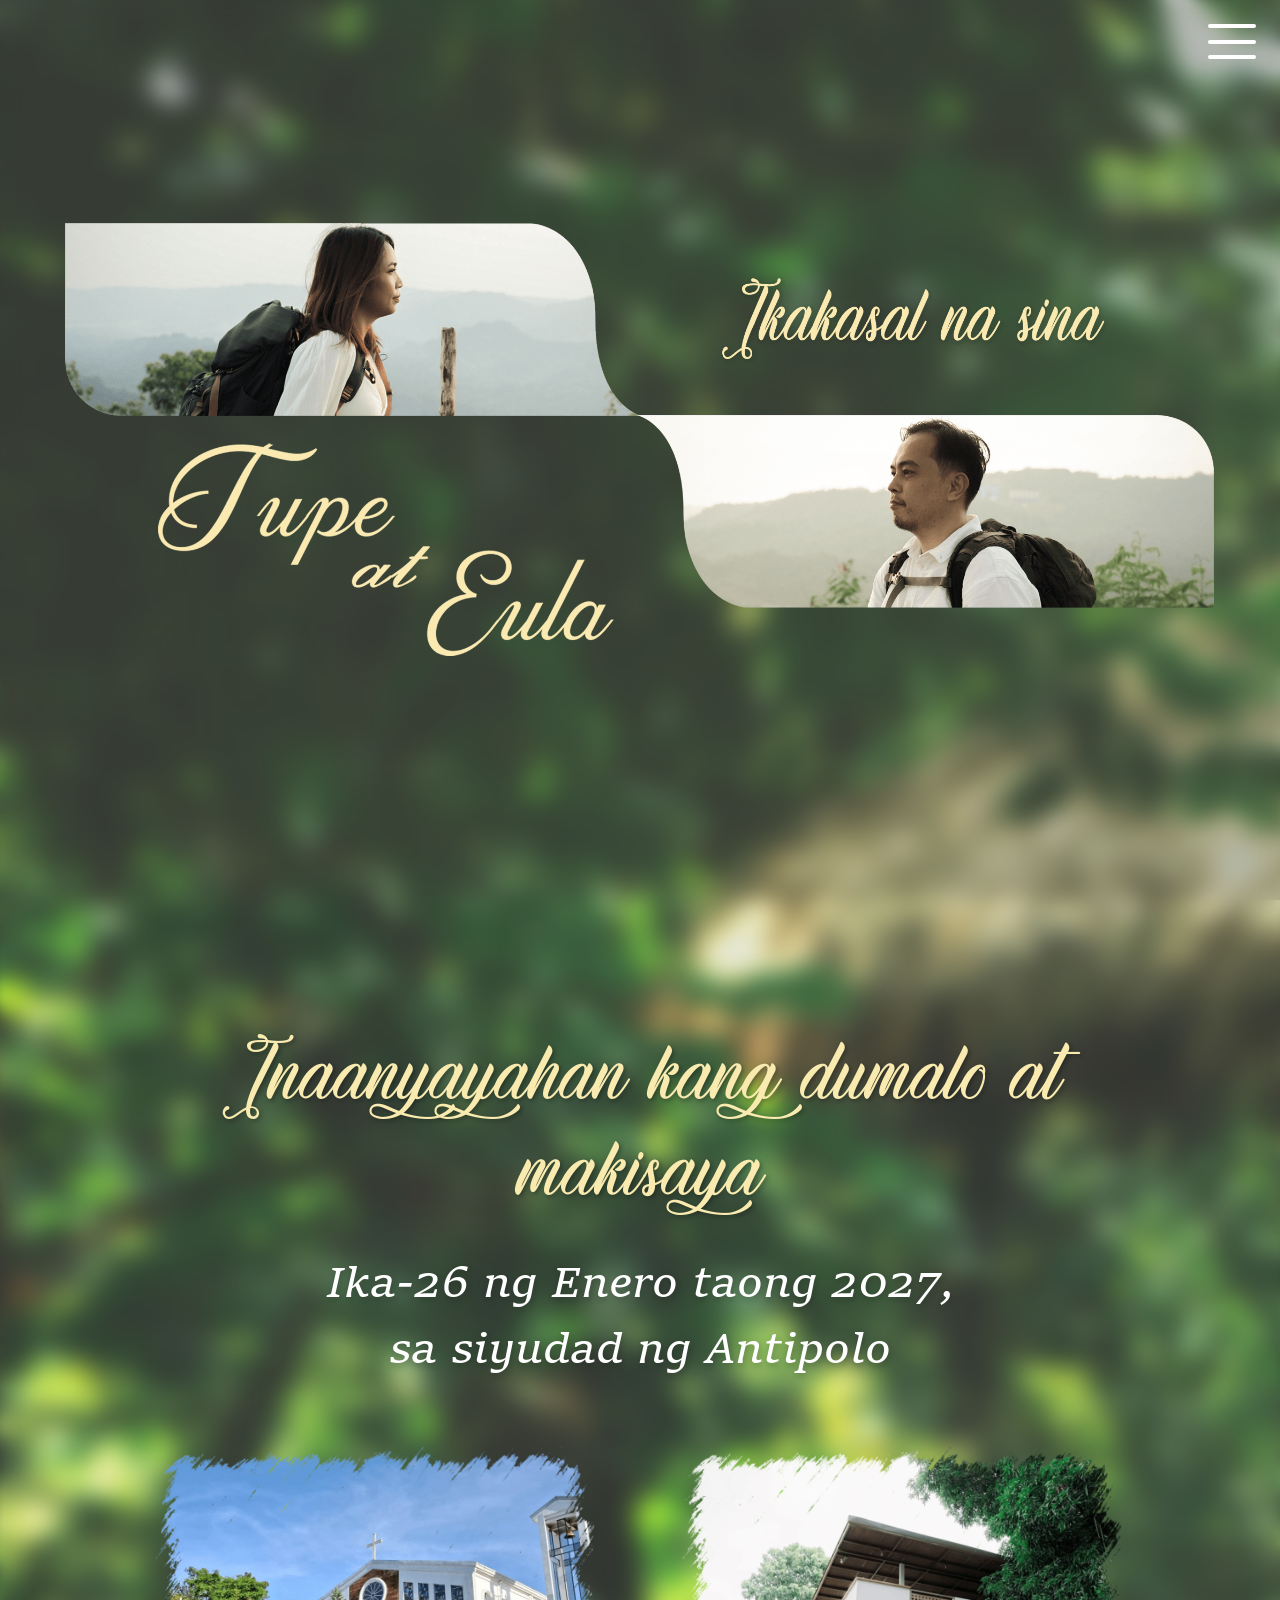
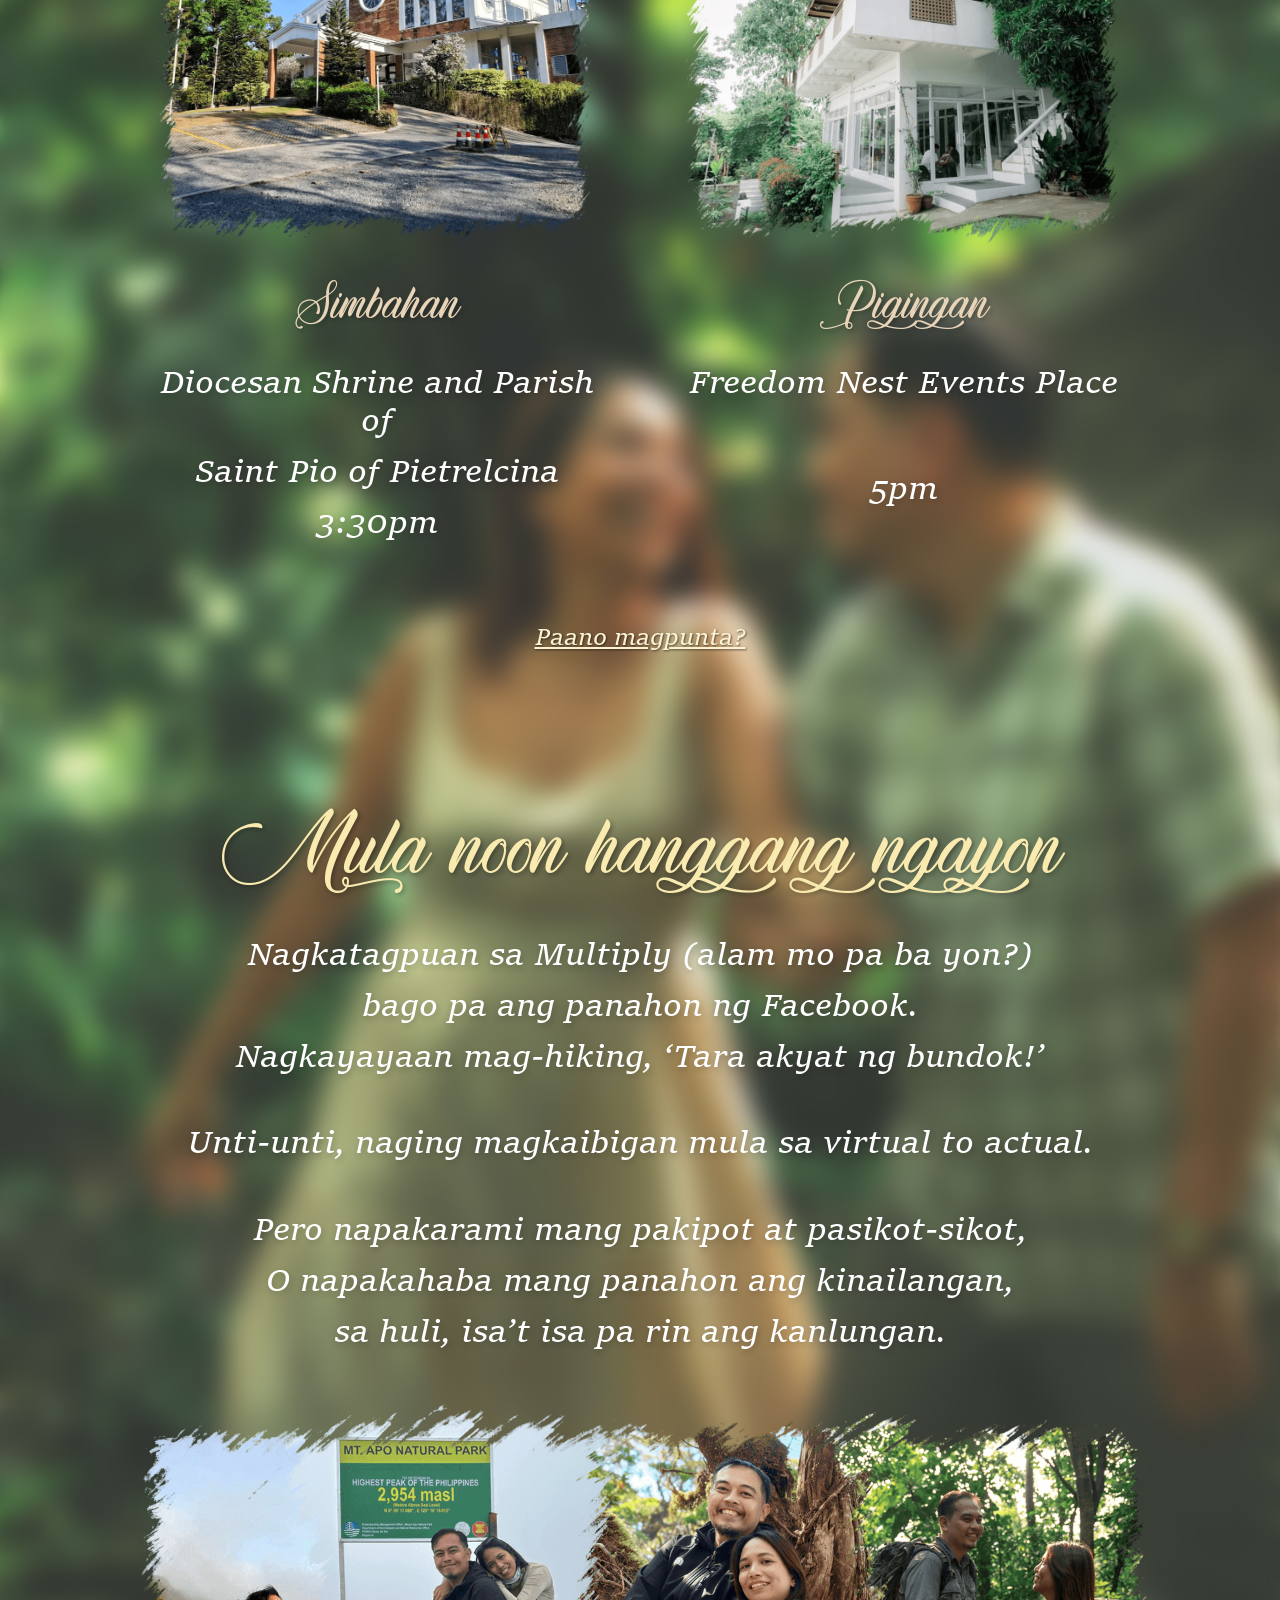
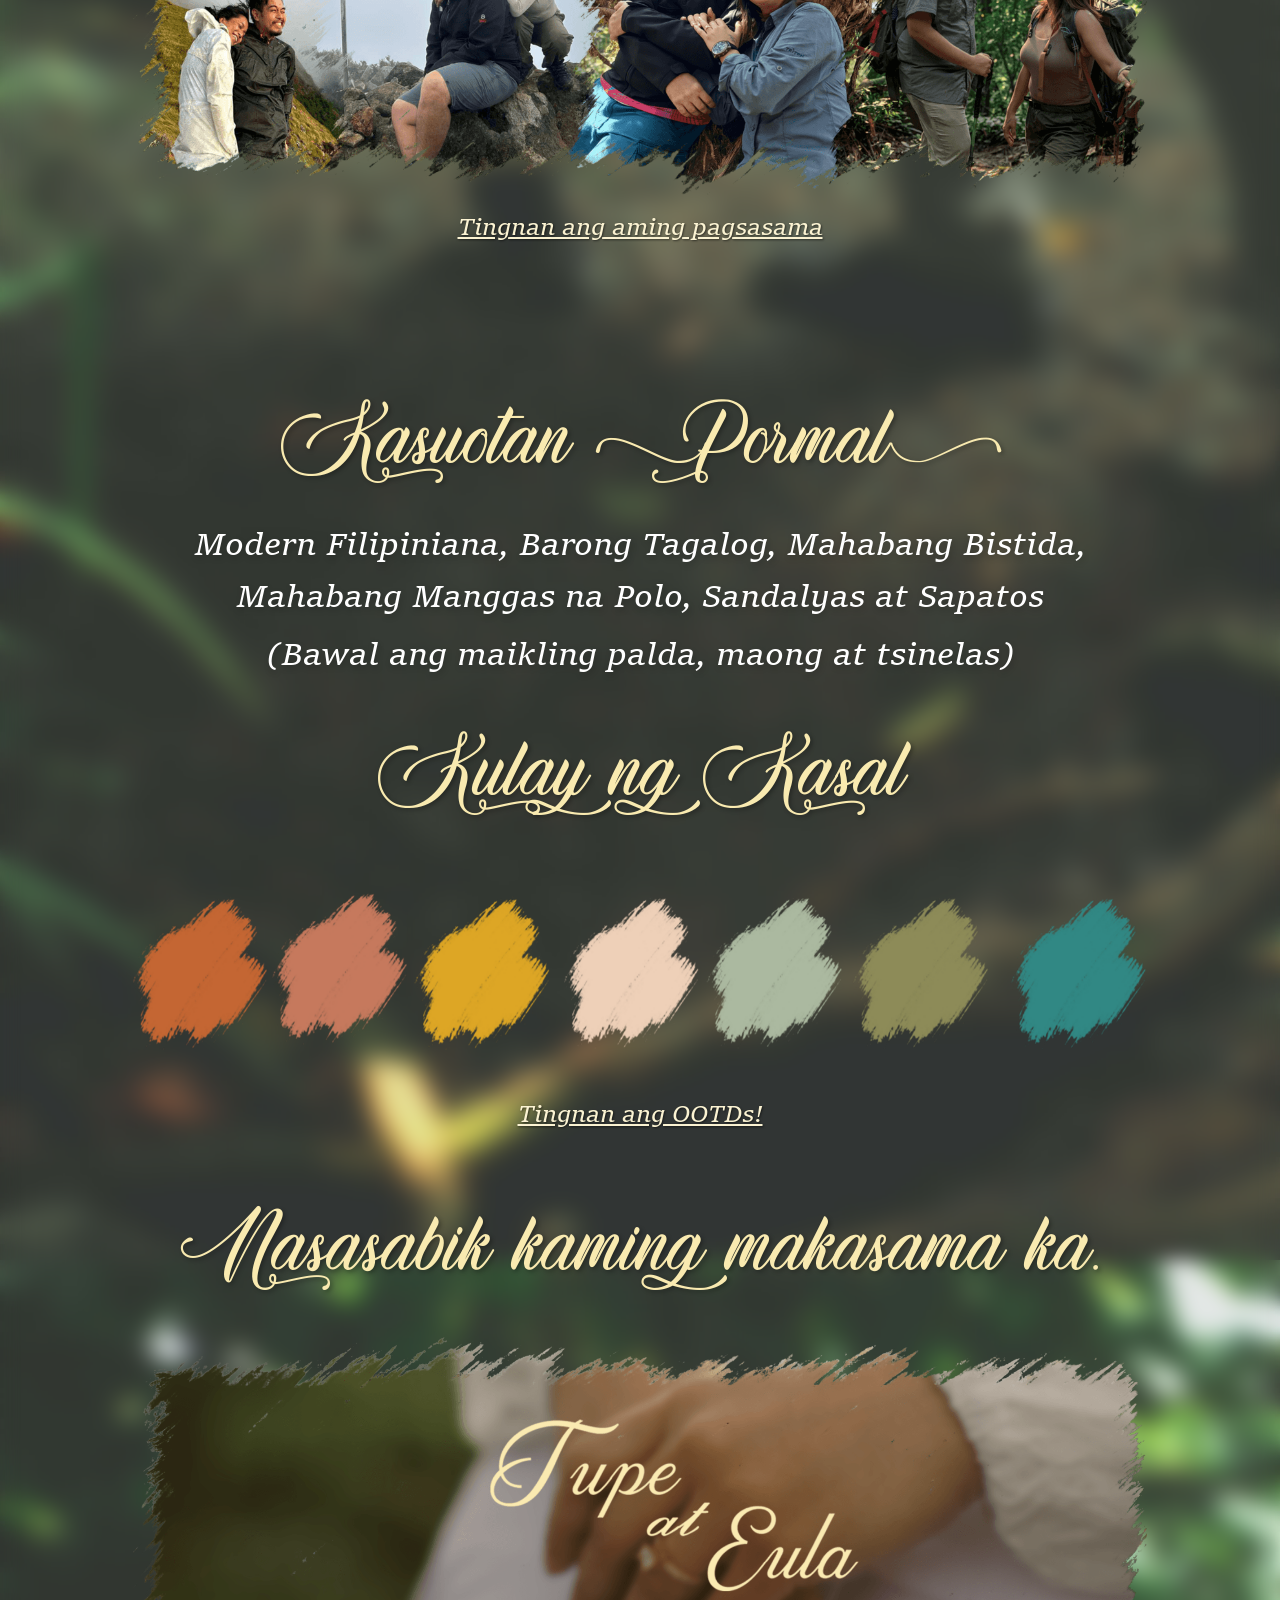
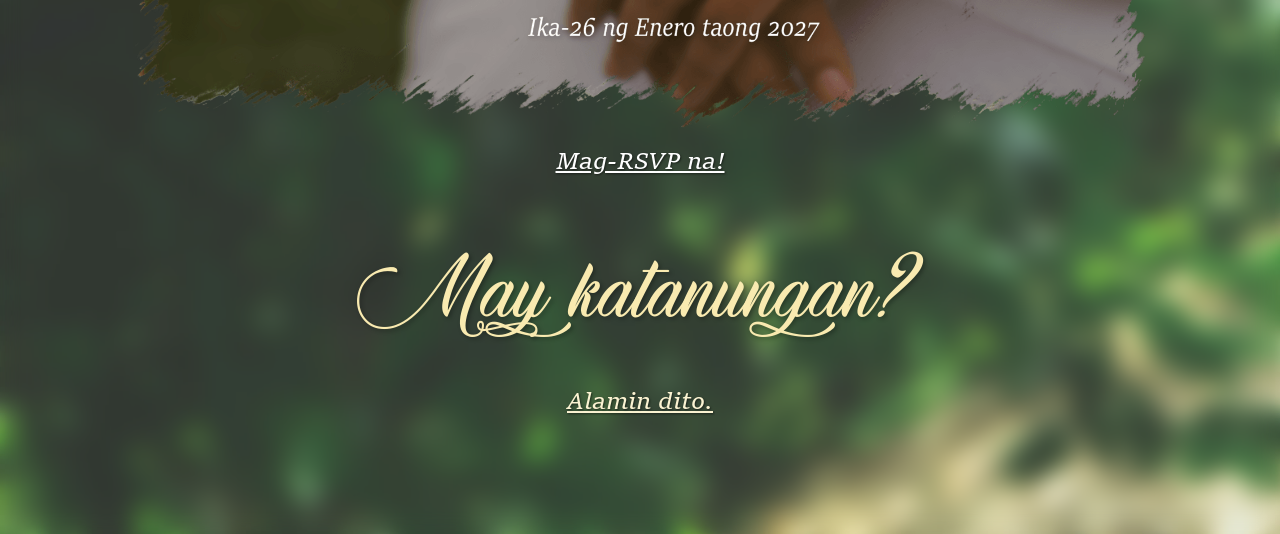
<file: index.html>
<!DOCTYPE html>
<html lang="fil">
<head>
    <meta charset="UTF-8">
    <meta name="description" content="Ang wedding website para sa aming espesyal na araw.">
    <meta name="keywords" content="Kasal, Pag-ibig, Tupe, Eula, Wedding">
    <meta name="author" content="Tupe at Eula">
    <meta name="viewport" content="width=device-width, initial-scale=1.0">
    <!-- Open Graph / Facebook -->
    <meta property="og:type" content="website">
    <meta property="og:url" content="https://kasalangeulaattupe.github.io">
    <meta property="og:title" content="Kasalang Tupe at Eula">
    <meta property="og:description" content="Ang wedding website para sa aming espesyal na araw.">
    <meta property="og:image" content="https://kasalangeulaattupe.github.io/assets/images/Kasalang%20Tupe%20at%20Eula%20-%20share.png">
    <!-- Twitter -->
    <meta name="twitter:card" content="summary_large_image">
    <meta name="twitter:url" content="https://kasalangeulaattupe.github.io">
    <meta name="twitter:title" content="Kasalang Tupe at Eula">
    <meta name="twitter:description" content="Ang wedding website para sa aming espesyal na araw.">
    <meta name="twitter:image" content="https://kasalangeulaattupe.github.io/assets/images/Kasalang%20Tupe%20at%20Eula%20-%20share.png">
    <title>Kasalang Tupe at Eula</title>
    <link rel="apple-touch-icon" sizes="180x180" href="/apple-touch-icon.png">
    <link rel="icon" type="image/png" sizes="32x32" href="/favicon-32x32.png">
    <link rel="icon" type="image/png" sizes="16x16" href="/favicon-16x16.png">
    <link rel="manifest" href="/site.webmanifest">
    <link rel="stylesheet" href="assets/css/page-loader.css?ver=1.0">
    <link rel="stylesheet" href="assets/css/main.css?ver=2.8">
    <link rel="stylesheet" href="assets/css/navbar.css?ver=1.3">
</head>
<body>
    <div class="container">
        <!-- Header with Tagline -->
        <div class="header">
            <img src="assets/images/MAIN-PAGE-HEADER.png" alt="Kasal Header" style="max-width: 1400px;height: auto;margin-bottom: 20px;">
        </div>

        <!-- Invitation Section -->
        <div class="invitation section">
            <div class="invitation-title"><h2>Inaanyayahan kang dumalo at makisaya</h2></div>
            <div class="invitation-date">
                <p>Ika-26 ng Enero taong 2027,</p>
                <p>sa siyudad ng Antipolo</p>
            </div>
        </div>

        <!-- Event Details -->
        <div class="events section">
            <div class="event-box">
                <img src="assets/images/PNG CHURCH.png" alt="Church" class="event-image">
                <div class="event-label"><h3>Simbahan</h3></div>
                <div class="event-details">
                    <p>Diocesan Shrine and Parish of</p>
                    <p>Saint Pio of Pietrelcina</p>
                </div>
                <div class="event-time"><p>3:30pm</p></div>
            </div>
            <div class="event-box">
                <img src="assets/images/PNG VENUE.png" alt="Venue" class="event-image">
                <div class="event-label"><h3>Pigingan</h3></div>
                <div class="event-details">
                    <p>Freedom Nest Events Place</p>
                </div>
                <div class="event-time"><p>5pm</p></div>
            </div>
            <div class="page-link"><a href="mapa.html">Paano magpunta?</a></div>
        </div>

        <!-- Transportation Details / Tula -->  
        <div class="love-story section">
            <h2 class="tula-title">Mula noon hanggang ngayon</h2>
            <div class="tula">
                <p>Nagkatagpuan sa Multiply (alam mo pa ba yon?)</p>
                <p>bago pa ang panahon ng Facebook.</p>
                <p>Nagkayayaan mag-hiking, ‘Tara akyat ng bundok!’</p>
            </div>
            <div class="tula">
                <p>Unti-unti, naging magkaibigan mula sa virtual to actual.</p>
            </div>
            <div class="tula">
                <p>Pero napakarami mang pakipot at pasikot-sikot,</p>
                <p>O napakahaba mang panahon ang kinailangan,</p>
                <p>sa huli, isa’t isa pa rin ang kanlungan.</p>
            </div>
            <img src="assets/images/PNG_POEM.png" alt="Poem" class="poem-image">
            <div class="page-link"><a href="prenup-sa-purro.html">Tingnan ang aming pagsasama</a></div>
        </div>

        <!-- Dress Code -->
        <div class="dress-code section">
            <div class="dress-title"><h2>Kasuotan (Pormal)</h2></div>
            <div class="dress-description">
                <p>Modern Filipiniana, Barong Tagalog, Mahabang Bistida,</p>
                <p>Mahabang Manggas na Polo, Sandalyas at Sapatos</p>
            </div>
            <div class="dress-note">
                <p>(Bawal ang maikling palda, maong at tsinelas)</p>
            </div>
        </div>

        <!-- Kulay ng Kasal (Color Palette) -->
        <div class="color-palette-section section">
            <div class="color-palette-title"><h2>Kulay ng Kasal</h2></div>
            <div class="color-image">
                <img src="assets/images/MAIN-PAGE-KULAY.png" alt="Kulay ng Kasal">
            </div>
            <div class="page-link"><a href="maga-kasuotan.html" id="ootdLink">Tingnan ang OOTDs!</a></div>
        </div>

        <!-- RSVP Section -->
        <div class="rsvp-section section">
            <div class="rsvp-title"><h2>Nasasabik kaming makasama ka.</h2></div>
            <img src="assets/images/PNG_RSVP.png" alt="RSVP" class="rsvp-image">
            <div class="page-link"><a href="rsvp.html">Mag-RSVP na!</a></div>
        </div>

        <!-- FAQ Section -->
        <div class="question section">
            <h2>May katanungan?</h2>
            <div class="page-link"><a href="faq.html">Alamin dito.</a></div>
        </div>
    </div>

    <script src="assets/js/page-loader.js"></script>
    <script src="assets/js/navbar.js"></script>
    <script>
        // Convert .html links to extensionless URLs for production (non-localhost)
        function convertLinksForProduction() {
            const isLocalhost = window.location.hostname === 'localhost' || window.location.hostname === '127.0.0.1';
            
            if (!isLocalhost) {
                const links = document.querySelectorAll('a[href$=".html"]');
                links.forEach(link => {
                    const href = link.getAttribute('href');
                    // Remove .html extension for production
                    link.setAttribute('href', href.replace(/\.html$/, ''));
                });
            }
        }
        
        // Convert links on page load
        convertLinksForProduction();

        // Parallax scrolling effect based on container height
        function updateParallax() {
            const container = document.querySelector('.container');
            const containerHeight = container.offsetHeight;
            const scrollPosition = window.pageYOffset;
            
            // Calculate parallax offset based on scroll position and container height
            // The parallax moves slower (0.4 ratio) creating depth effect
            const parallaxOffset = (scrollPosition * 0.2) % (containerHeight * 1.5);
            
            document.body.style.backgroundPosition = `center ${-parallaxOffset}px`;
        }
        
        // Update parallax on scroll
        window.addEventListener('scroll', updateParallax);
        
        // Initial parallax calculation
        updateParallax();

        // Slide up animation trigger on scroll
        function triggerSlideUpAnimation() {
            const tulaSections = document.querySelectorAll('.tula');
            
            tulaSections.forEach((section, index) => {
                const paragraphs = section.querySelectorAll('p');
                const sectionTop = section.getBoundingClientRect().top;
                const windowHeight = window.innerHeight;
                
                // Trigger animation when section is 70% visible
                if (sectionTop < windowHeight * 0.7 && !section.classList.contains('animated')) {
                    section.classList.add('animated');
                    
                    // Stagger animation for each paragraph
                    paragraphs.forEach((p, pIndex) => {
                        p.classList.add('slide-up-animate');
                        p.style.animationDelay = `${pIndex * 0.2}s`;
                    });
                }
            });
        }

        // Circle reveal animation trigger for color image
        function triggerCircleRevealAnimation() {
            const colorImage = document.querySelector('.color-image');
            
            if (colorImage) {
                const imageTop = colorImage.getBoundingClientRect().top;
                const windowHeight = window.innerHeight;
                
                // Trigger animation when color-image is 70% visible
                if (imageTop < windowHeight * 0.7 && !colorImage.classList.contains('animated')) {
                    colorImage.classList.add('animated');
                    colorImage.classList.add('circle-reveal-animate');
                }
            }
        }
        
        // Trigger animations on scroll
        window.addEventListener('scroll', triggerSlideUpAnimation);
        window.addEventListener('scroll', triggerCircleRevealAnimation);
        
        // Initial check on page load
        triggerSlideUpAnimation();
        triggerCircleRevealAnimation();
    </script>
    <script src="assets/js/parallax-bg.js"></script>
</body>
</html>
</file>
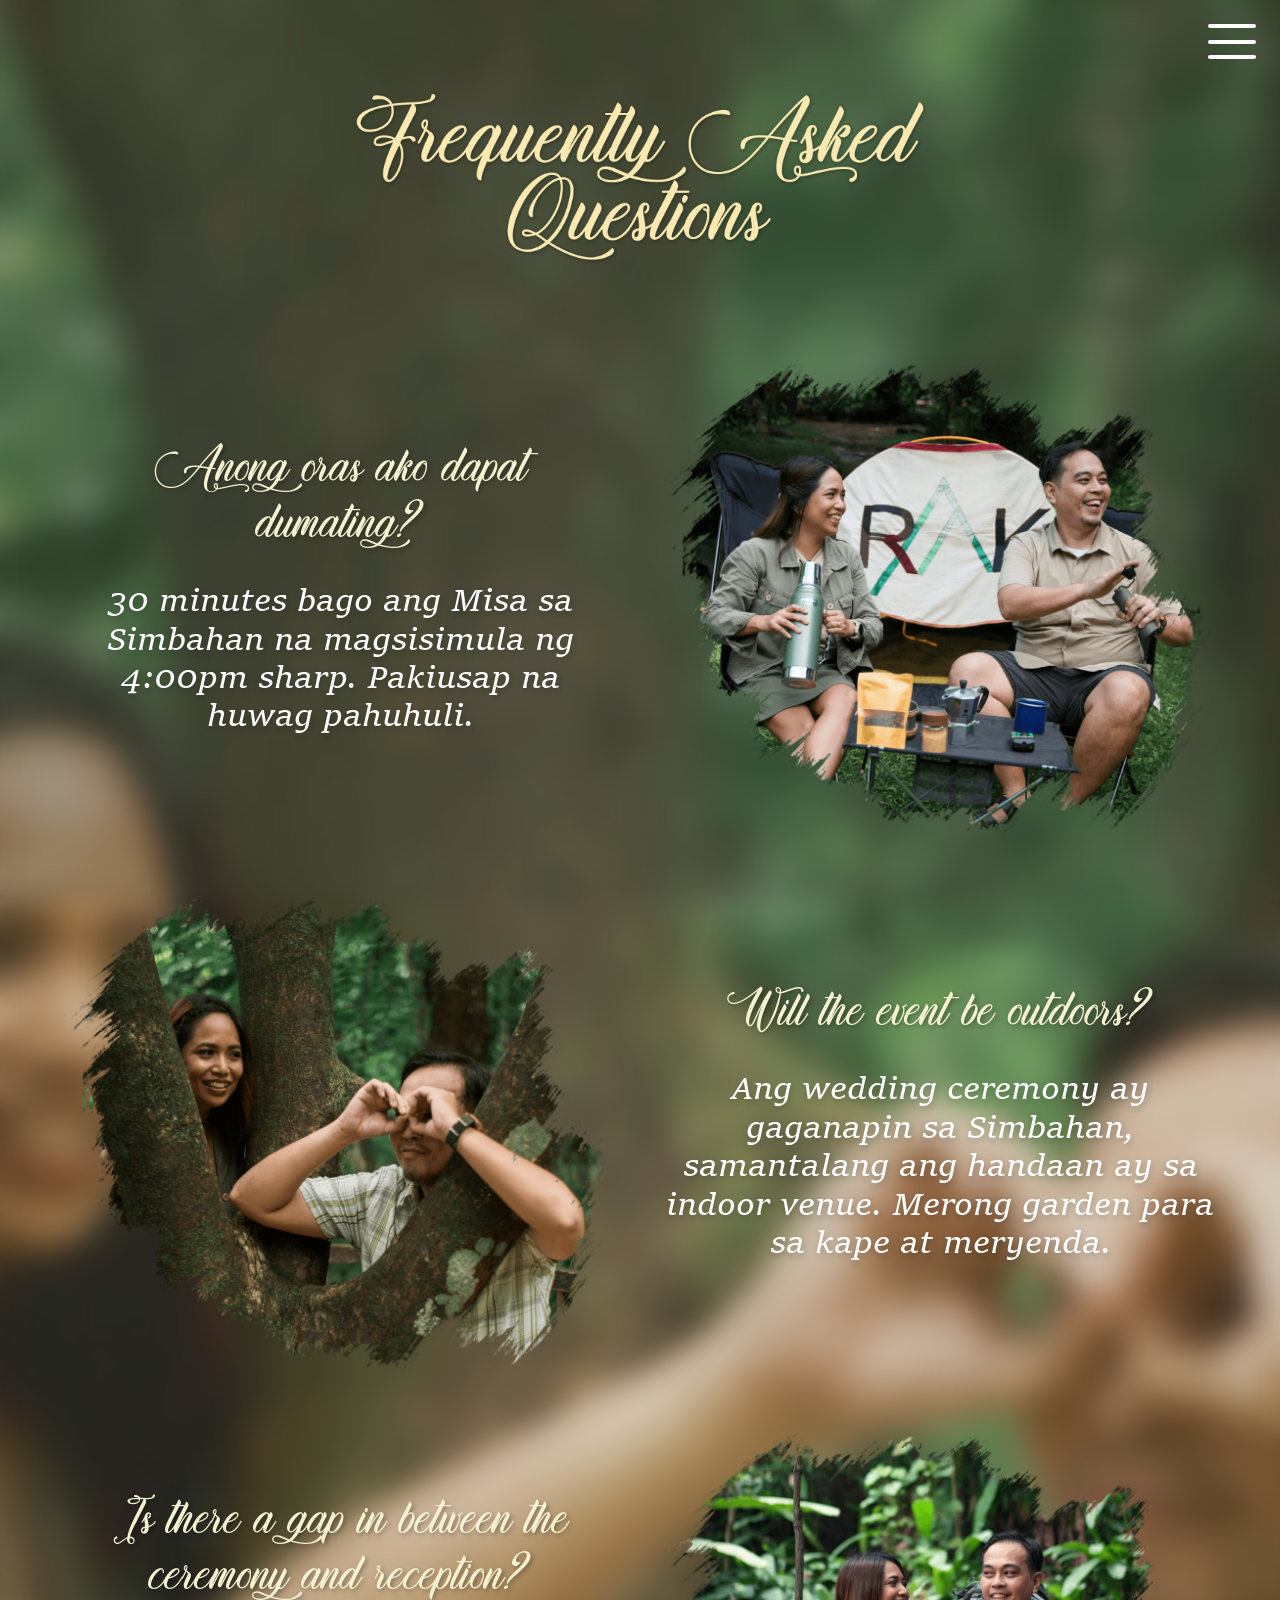
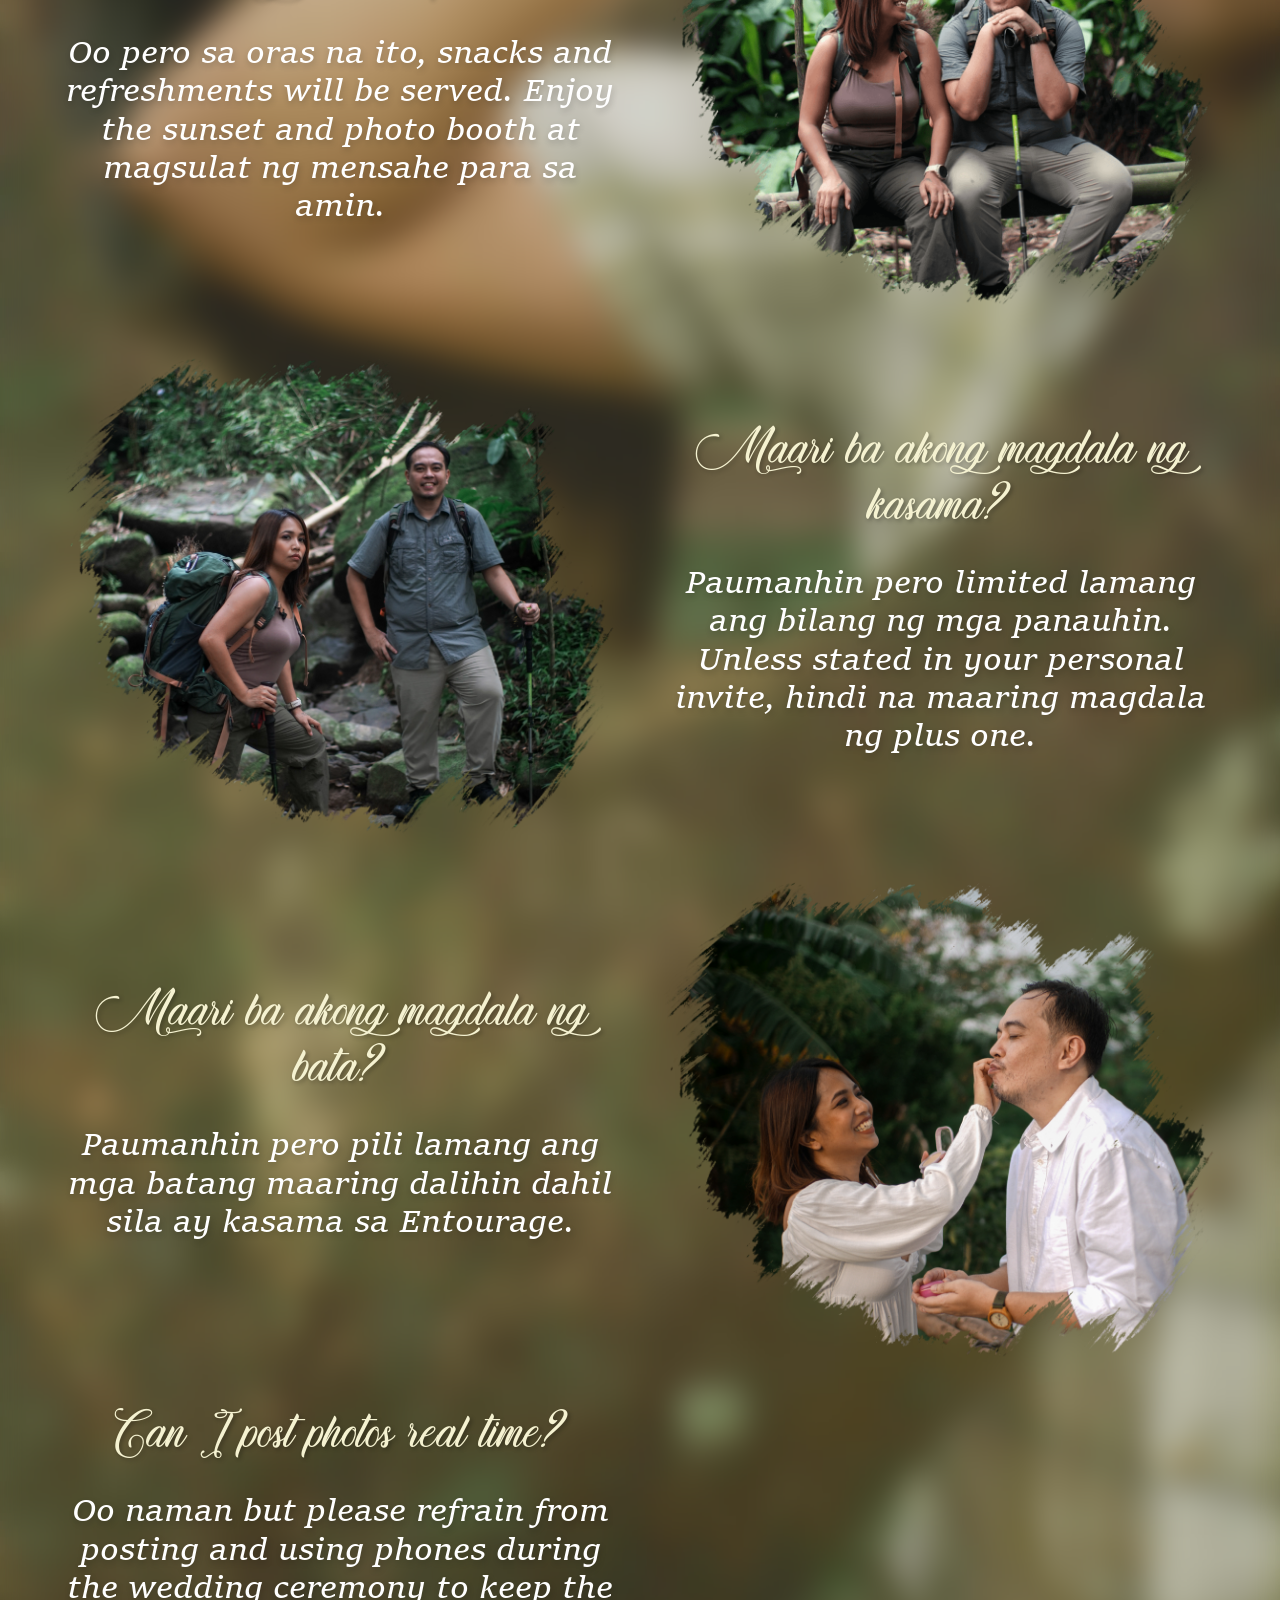
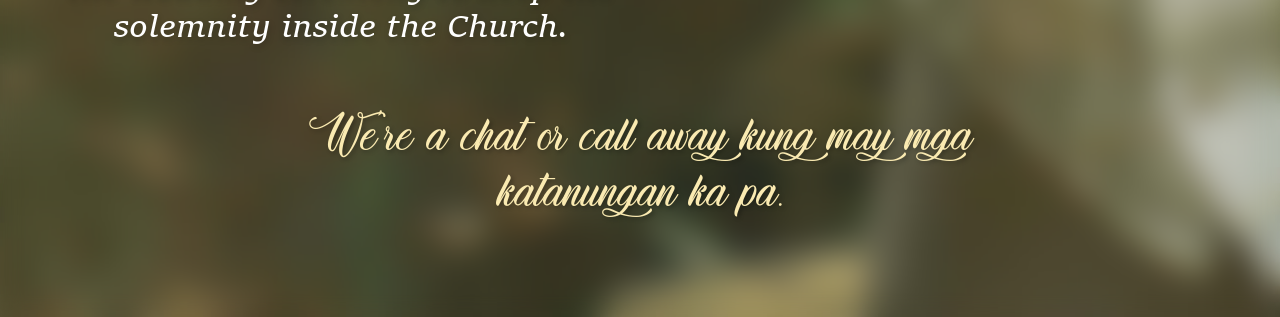
<file: faq.html>
<!DOCTYPE html>
<html lang="fil">
<head>
    <meta charset="UTF-8">
    <meta name="description" content="FAQs - Tupe at Eula Wedding Frequently Asked Questions">
    <meta name="keywords" content="FAQ, Frequently Asked Questions, Wedding, Tupe, Eula, Kasama">
    <meta name="author" content="Tupe at Eula">
    <meta name="viewport" content="width=device-width, initial-scale=1.0">
    <title>FAQs - Tupe at Eula Wedding</title>
    <link rel="apple-touch-icon" sizes="180x180" href="/apple-touch-icon.png">
    <link rel="icon" type="image/png" sizes="32x32" href="/favicon-32x32.png">
    <link rel="icon" type="image/png" sizes="16x16" href="/favicon-16x16.png">
    <link rel="manifest" href="/site.webmanifest">
    <link rel="stylesheet" href="assets/css/page-loader.css?ver=1.0">
    <link rel="stylesheet" href="assets/css/main.css?ver=2.8">
    <link rel="stylesheet" href="assets/css/navbar.css?ver=1.3">
    <link rel="stylesheet" href="assets/css/faq.css?ver=1.1">
</head>
<body class="faq-page" style="background-image: url('assets/images/faq/FAQ BACKGROUND.jpg');">
    <div class="container">
        <!-- Header Section -->
        <div class="faq-header">
            <img src="assets/images/faq/FAQ Headline.png" alt="Frequently Asked Questions" class="faq-headline">
        </div>

        <!-- FAQ Content Section -->
        <div class="faq-content-container section-page">
            <div class="faq-content-wrapper">
                <!-- FAQ Q1 -->
                <div class="faq-item">
                    <h3>Anong oras ako dapat dumating?</h3>
                    <p>30 minutes bago ang Misa sa Simbahan na magsisimula ng 4:00pm sharp. Pakiusap na huwag pahuhuli.</p>
                </div>

                <!-- Image after FAQ Q1 -->
                <div class="faq-item">
                    <img src="assets/images/faq/PNG_FAQ2.png" alt="FAQ Decoration" class="faq-image">
                </div>

                <!-- Image before FAQ Q2 -->
                <div class="faq-item">
                    <img src="assets/images/faq/PNG_FAQ1.png" alt="FAQ Decoration" class="faq-image">
                </div>

                <!-- FAQ Q2 -->
                <div class="faq-item">
                    <h3>Will the event be outdoors?</h3>
                    <p>Ang wedding ceremony ay gaganapin sa Simbahan, samantalang ang handaan ay sa indoor venue. Merong garden para sa kape at meryenda.</p>
                </div>

                <!-- FAQ Q3 -->
                <div class="faq-item">
                    <h3>Is there a gap in between the ceremony and reception?</h3>
                    <p>Oo pero sa oras na ito, snacks and refreshments will be served. Enjoy the sunset and photo booth at magsulat ng mensahe para sa amin.</p>
                </div>

                <!-- Image after FAQ Q3 -->
                <div class="faq-item">
                    <img src="assets/images/faq/PNG_FAQ3.png" alt="FAQ Decoration" class="faq-image">
                </div>

                <!-- Image before FAQ Q4 -->
                <div class="faq-item">
                    <img src="assets/images/faq/FAQ3_6_62.png" alt="FAQ Decoration" class="faq-image">
                </div>

                <!-- FAQ Q4 -->
                <div class="faq-item">
                    <h3>Maari ba akong magdala ng kasama?</h3>
                    <p>Paumanhin pero limited lamang ang bilang ng mga panauhin. Unless stated in your personal invite, hindi na maaring magdala ng plus one.</p>
                </div>

                <!-- FAQ Q5 -->
                <div class="faq-item">
                    <h3>Maari ba akong magdala ng bata?</h3>
                    <p>Paumanhin pero pili lamang ang mga batang maaring dalihin dahil sila ay kasama sa Entourage.</p>
                </div>

                <!-- Image after FAQ Q5 -->
                <div class="faq-item">
                    <img src="assets/images/faq/FAQ4_2_64.png" alt="FAQ Decoration" class="faq-image">
                </div>

                <!-- FAQ Q6 -->
                <div class="faq-item">
                    <h3>Can I post photos real time?</h3>
                    <p>Oo naman but please refrain from posting and using phones during the wedding ceremony to keep the solemnity inside the Church.</p>
                </div>
            </div>
        </div>

        <!-- FAQ Bottom Copy Section -->
        <div class="faq-bottom-section">
            <h3>We're a chat or call away kung may mga katanungan ka pa.</h3>
        </div>
    </div>

    <script src="assets/js/page-loader.js"></script>
    <script src="assets/js/navbar.js"></script>
    <script>
        // Parallax scrolling effect based on container height with throttling
        let ticking = false;
        function updateParallax() {
            const container = document.querySelector('.container');
            const containerHeight = container.offsetHeight;
            const scrollPosition = window.pageYOffset;
            
            const parallaxOffset = (scrollPosition * 0.2) % (containerHeight * 1.5);
            
            document.body.style.backgroundPosition = `center ${-parallaxOffset}px`;
            ticking = false;
        }
        
        window.addEventListener('scroll', () => {
            if (!ticking) {
                window.requestAnimationFrame(updateParallax);
                ticking = true;
            }
        }, { passive: true });
        
        updateParallax();
    </script>
</body>
</html>
</file>
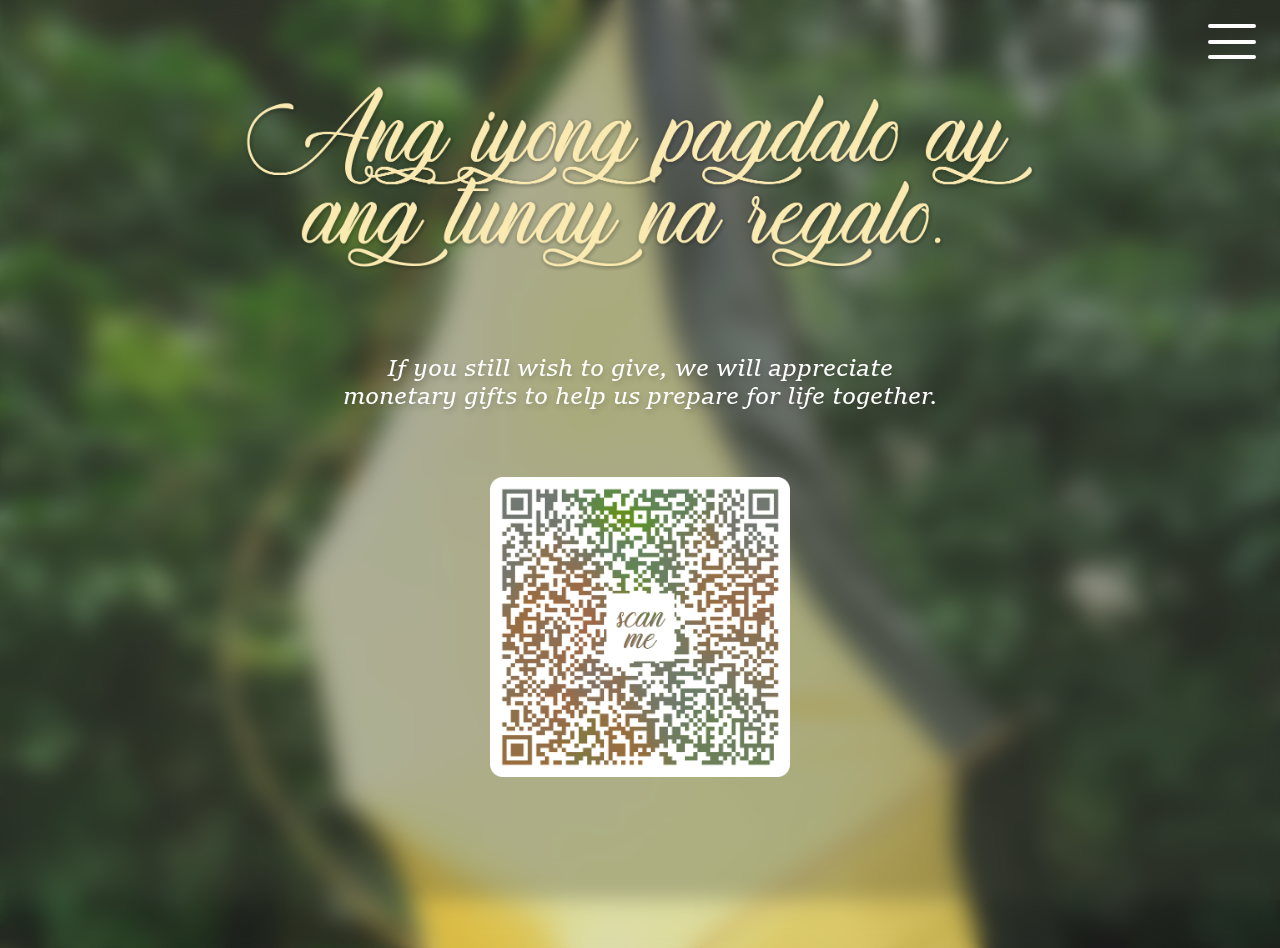
<file: gift-registry.html>
<!DOCTYPE html>
<html lang="fil">
<head>
    <meta charset="UTF-8">
    <meta name="description" content="Gift Registry - Kasalang Tupe at Eula">
    <meta name="keywords" content="Gifts, Wedding, Tupe, Eula, Kasama">
    <meta name="author" content="Tupe at Eula">
    <meta name="viewport" content="width=device-width, initial-scale=1.0">
    <title>Gift Registry - Kasalang Tupe at Eula</title>
    <link rel="apple-touch-icon" sizes="180x180" href="/apple-touch-icon.png">
    <link rel="icon" type="image/png" sizes="32x32" href="/favicon-32x32.png">
    <link rel="icon" type="image/png" sizes="16x16" href="/favicon-16x16.png">
    <link rel="manifest" href="/site.webmanifest">
    <link rel="stylesheet" href="assets/css/page-loader.css?ver=1.0">
    <link rel="stylesheet" href="assets/css/main.css?ver=2.8">
    <link rel="stylesheet" href="assets/css/navbar.css?ver=1.3">
    <link rel="stylesheet" href="assets/css/gift.css?ver=1.1">
</head>
<body class="gift-page" style="background-image: url('assets/images/gift/GIFT BACKGROUND.jpg');">
    <div class="container">
        <!-- Header Section -->
        <div class="gift-header">
            <img src="assets/images/gift/GIFT Headline.png" alt="Ana uuona pagdalo ay ang tunay na regalo" class="gift-headline">
        </div>

        <!-- Gift Content Section -->
        <div class="gift-content-container section-page">
            <div class="gift-content-wrapper">
                <p class="gift-description">
                    If you still wish to give, we will appreciate monetary gifts to help us prepare for life together.
                </p>
                
                <div class="gift-qr-box">
                    <img src="assets/images/gift/QR.png" alt="Gift Registry QR Code" class="gift-qr-code">
                </div>
            </div>
        </div>
    </div>

    <script src="assets/js/page-loader.js"></script>
    <script src="assets/js/navbar.js"></script>
    <script>
        // Parallax scrolling effect based on container height with throttling
        let ticking = false;
        function updateParallax() {
            const container = document.querySelector('.container');
            const containerHeight = container.offsetHeight;
            const scrollPosition = window.pageYOffset;
            
            const parallaxOffset = (scrollPosition * 0.2) % (containerHeight * 1.5);
            
            document.body.style.backgroundPosition = `center ${-parallaxOffset}px`;
            ticking = false;
        }
        
        window.addEventListener('scroll', () => {
            if (!ticking) {
                window.requestAnimationFrame(updateParallax);
                ticking = true;
            }
        }, { passive: true });
        
        updateParallax();
    </script>
</body>
</html>
</file>
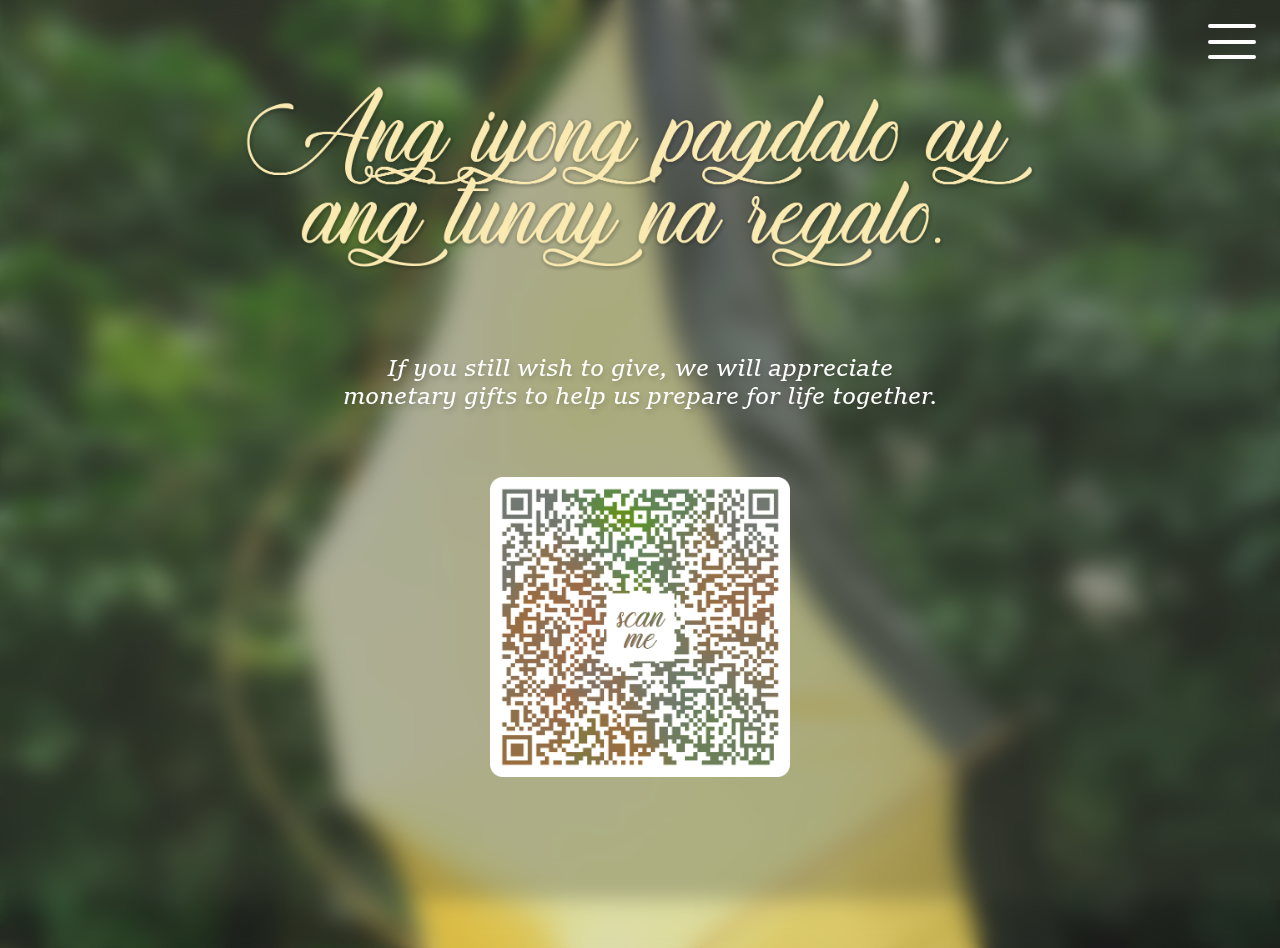
<file: gift.html>
<!DOCTYPE html>
<html lang="fil">
<head>
    <meta charset="UTF-8">
    <meta name="description" content="Gifts - Tupe at Eula Wedding Gifts Registry">
    <meta name="keywords" content="Gifts, Wedding, Tupe, Eula, Kasama">
    <meta name="author" content="Tupe at Eula">
    <meta name="viewport" content="width=device-width, initial-scale=1.0">
    <title>Gifts - Tupe at Eula Wedding</title>
    <link rel="apple-touch-icon" sizes="180x180" href="/apple-touch-icon.png">
    <link rel="icon" type="image/png" sizes="32x32" href="/favicon-32x32.png">
    <link rel="icon" type="image/png" sizes="16x16" href="/favicon-16x16.png">
    <link rel="manifest" href="/site.webmanifest">
    <link rel="stylesheet" href="assets/css/page-loader.css?ver=1.0">
    <link rel="stylesheet" href="assets/css/main.css?ver=2.6">
    <link rel="stylesheet" href="assets/css/navbar.css?ver=1.1">
    <link rel="stylesheet" href="assets/css/gift.css?ver=1.1">
</head>
<body class="gift-page" style="background-image: url('assets/images/gift/GIFT BACKGROUND.jpg');">
    <div class="container">
        <!-- Header Section -->
        <div class="gift-header">
            <img src="assets/images/gift/GIFT Headline.png" alt="Ana uuona pagdalo ay ang tunay na regalo" class="gift-headline">
        </div>

        <!-- Gift Content Section -->
        <div class="gift-content-container section-page">
            <div class="gift-content-wrapper">
                <p class="gift-description">
                    If you still wish to give, we will appreciate monetary gifts to help us prepare for life together.
                </p>
                
                <div class="gift-qr-box">
                    <img src="assets/images/gift/QR.png" alt="Gift Registry QR Code" class="gift-qr-code">
                </div>
            </div>
        </div>
    </div>

    <script src="assets/js/page-loader.js"></script>
    <script src="assets/js/navbar.js"></script>
    <script>
        // Parallax scrolling effect based on container height with throttling
        let ticking = false;
        function updateParallax() {
            const container = document.querySelector('.container');
            const containerHeight = container.offsetHeight;
            const scrollPosition = window.pageYOffset;
            
            const parallaxOffset = (scrollPosition * 0.2) % (containerHeight * 1.5);
            
            document.body.style.backgroundPosition = `center ${-parallaxOffset}px`;
            ticking = false;
        }
        
        window.addEventListener('scroll', () => {
            if (!ticking) {
                window.requestAnimationFrame(updateParallax);
                ticking = true;
            }
        }, { passive: true });
        
        updateParallax();
    </script>
</body>
</html>
</file>
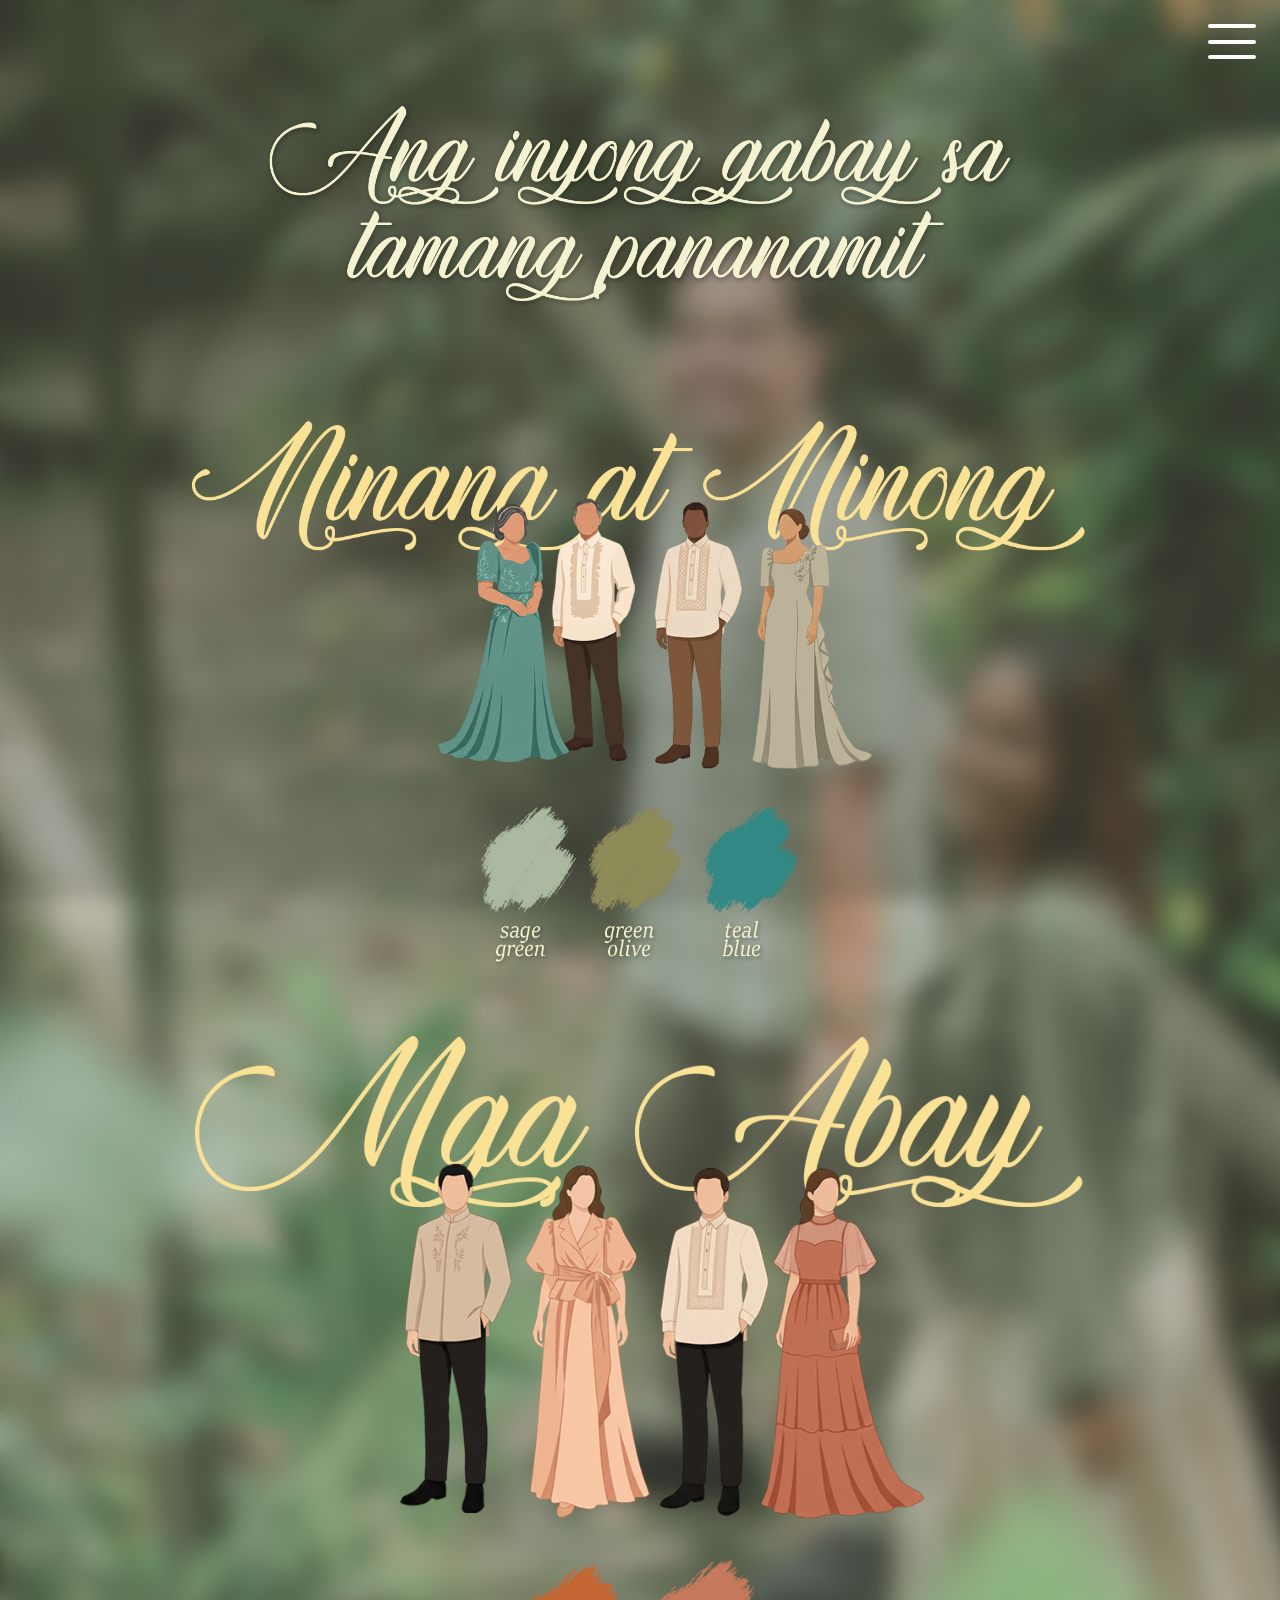
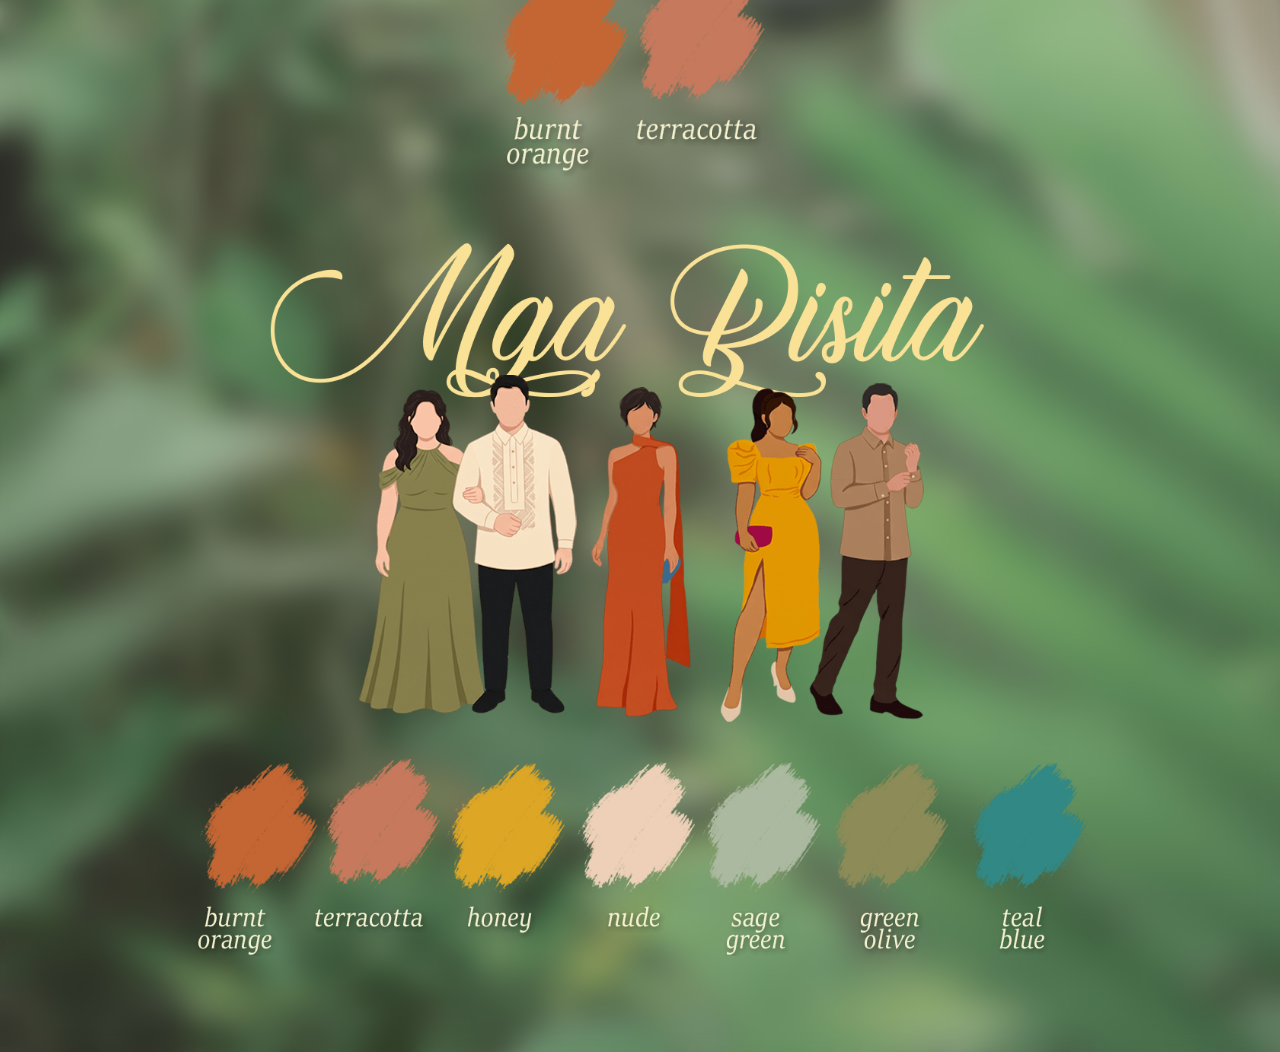
<file: kasuotan.html>
<!DOCTYPE html>
<html lang="fil">
<head>
    <meta charset="UTF-8">
    <meta name="description" content="Kasuotan - Tupe at Eula Wedding Outfit Guide">
    <meta name="keywords" content="Kasuotan, Outfit, Guide, Tupe, Eula, Wedding">
    <meta name="author" content="Tupe at Eula">
    <meta name="viewport" content="width=device-width, initial-scale=1.0">
    <title>Kasuotan - Tupe at Eula Wedding</title>
    <link rel="apple-touch-icon" sizes="180x180" href="/apple-touch-icon.png">
    <link rel="icon" type="image/png" sizes="32x32" href="/favicon-32x32.png">
    <link rel="icon" type="image/png" sizes="16x16" href="/favicon-16x16.png">
    <link rel="manifest" href="/site.webmanifest">
    <link rel="stylesheet" href="assets/css/page-loader.css?ver=1.0">
    <link rel="stylesheet" href="assets/css/main.css?ver=2.6">
    <link rel="stylesheet" href="assets/css/navbar.css?ver=1.1">
    <link rel="stylesheet" href="assets/css/kasuotan.css?ver=3.0">
</head>
<body class="kasuotan-page" style="background-image: url('assets/images/kasuotan/OUTFIT BACKGROUND.jpg');">
    <div class="container">
        <!-- Header Section -->
        <div class="outfit-header">
            <img src="assets/images/kasuotan/Outfit Headline.png" alt="Ang inyong gabay sa tamang pananamit" class="outfit-headline">
        </div>

        <!-- Outfit Categories Section -->
        <div class="outfit-categories section-page">
            
            <!-- Ninang at Minong -->
            <div class="outfit-category-section">
                <div class="outfit-illustration-container">
                    <img src="assets/images/kasuotan/NongNang New.png" alt="Ninang at Minong" class="outfit-illustration">
                </div>
            </div>

            <!-- Mga Abay -->
            <div class="outfit-category-section">
                <div class="outfit-illustration-container">
                    <img src="assets/images/kasuotan/Abay New.png" alt="Mga Abay" class="outfit-illustration">
                </div>
            </div>

            <!-- Mga Bisita -->
            <div class="outfit-category-section">
                <div class="outfit-illustration-container">
                    <img src="assets/images/kasuotan/Bisita Bew.png" alt="Mga Bisita" class="outfit-illustration">
                </div>
            </div>

        </div>
    </div>

    <script src="assets/js/page-loader.js"></script>
    <script src="assets/js/navbar.js"></script>
    <script>
        // Parallax scrolling effect based on container height with throttling
        let ticking = false;
        function updateParallax() {
            const container = document.querySelector('.container');
            const containerHeight = container.offsetHeight;
            const scrollPosition = window.pageYOffset;
            
            const parallaxOffset = (scrollPosition * 0.2) % (containerHeight * 1.5);
            
            document.body.style.backgroundPosition = `center ${-parallaxOffset}px`;
            ticking = false;
        }
        
        window.addEventListener('scroll', () => {
            if (!ticking) {
                window.requestAnimationFrame(updateParallax);
                ticking = true;
            }
        }, { passive: true });
        
        updateParallax();
    </script>
</body>
</html>
</file>
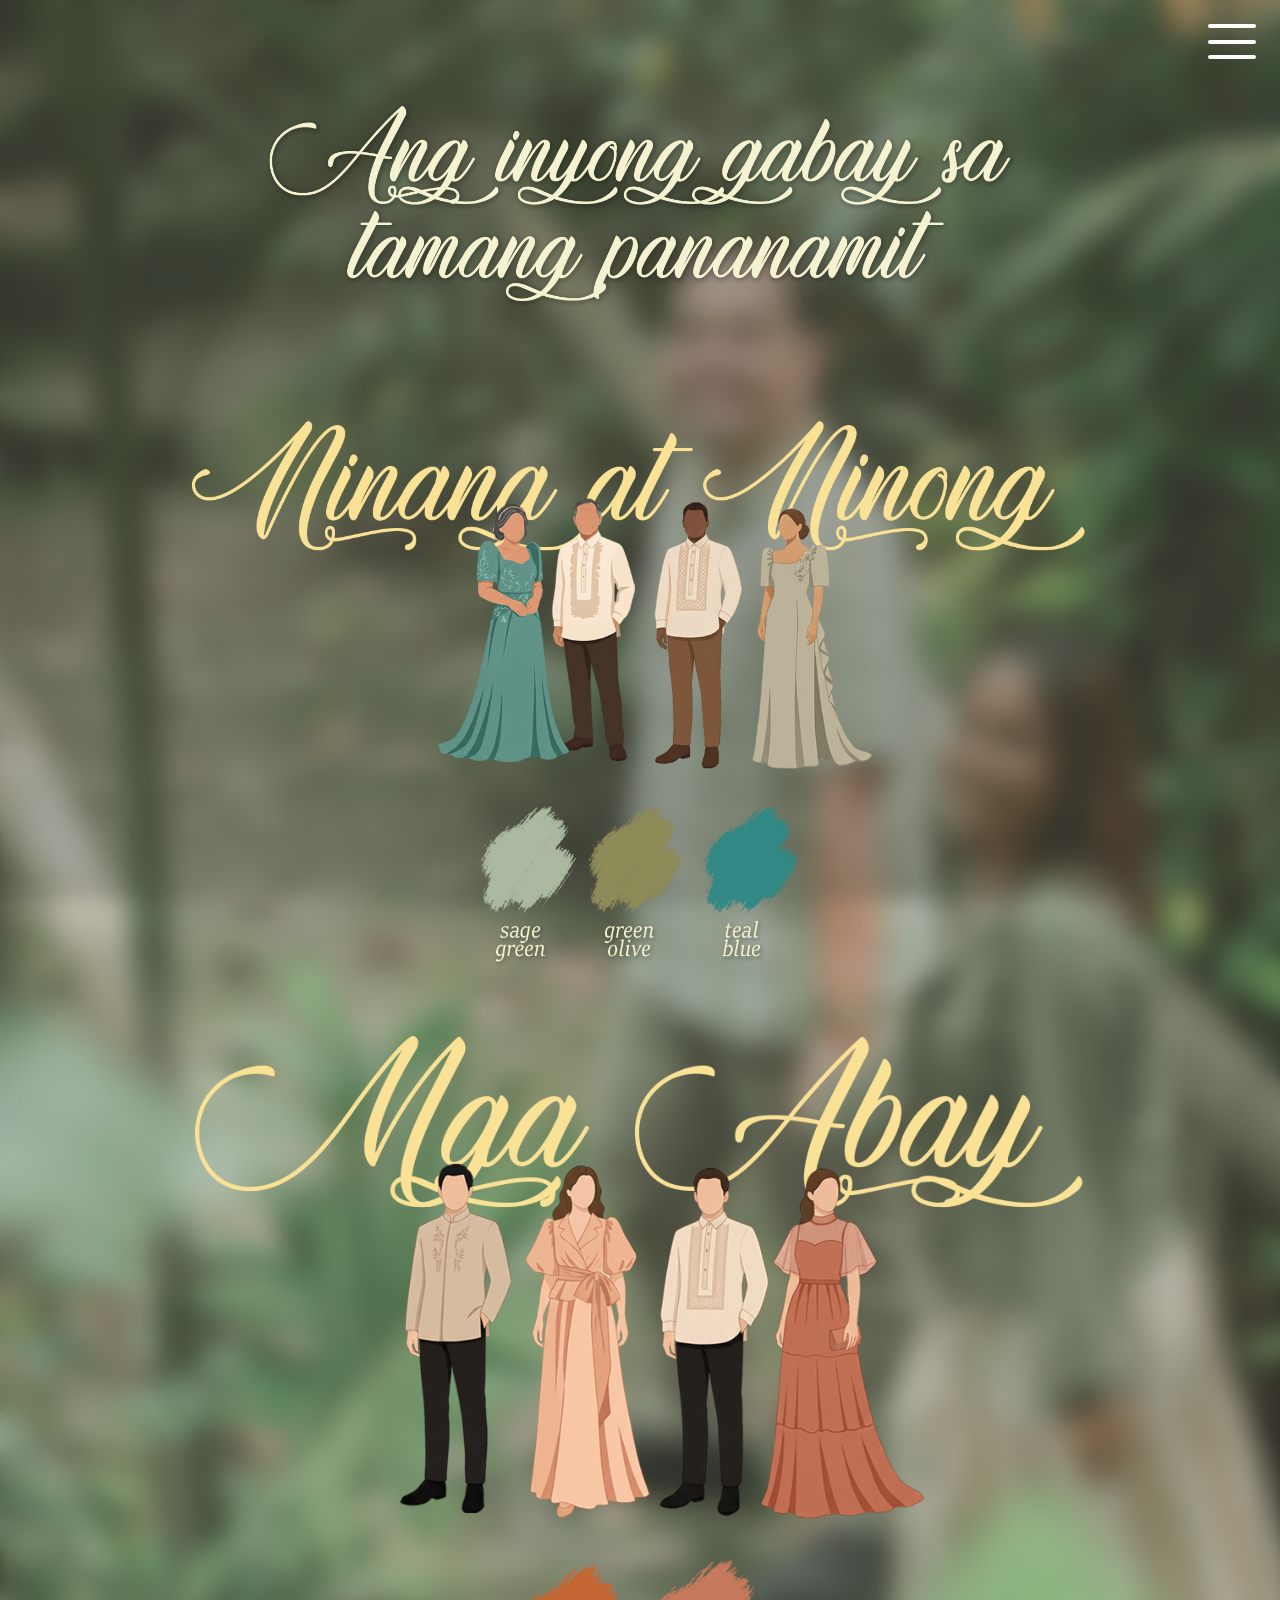
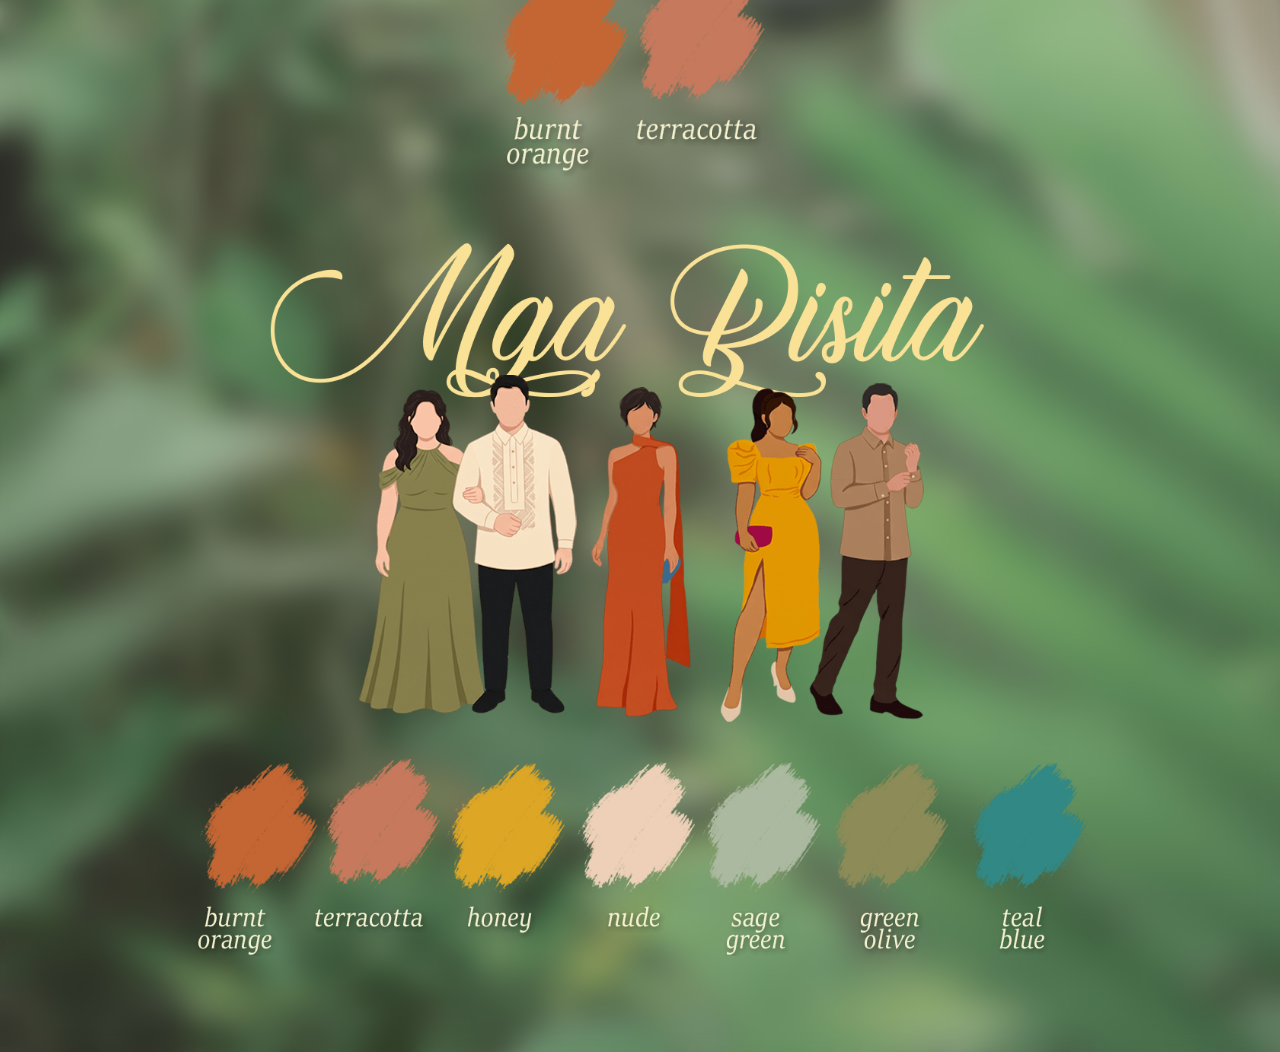
<file: mga-kasuotan.html>
<!DOCTYPE html>
<html lang="fil">
<head>
    <meta charset="UTF-8">
    <meta name="description" content="Kasuotan - Tupe at Eula Wedding Outfit Guide">
    <meta name="keywords" content="Kasuotan, Outfit, Guide, Tupe, Eula, Wedding">
    <meta name="author" content="Tupe at Eula">
    <meta name="viewport" content="width=device-width, initial-scale=1.0">
    <title>Kasuotan - Tupe at Eula Wedding</title>
    <link rel="apple-touch-icon" sizes="180x180" href="/apple-touch-icon.png">
    <link rel="icon" type="image/png" sizes="32x32" href="/favicon-32x32.png">
    <link rel="icon" type="image/png" sizes="16x16" href="/favicon-16x16.png">
    <link rel="manifest" href="/site.webmanifest">
    <link rel="stylesheet" href="assets/css/page-loader.css?ver=1.0">
    <link rel="stylesheet" href="assets/css/main.css?ver=2.8">
    <link rel="stylesheet" href="assets/css/navbar.css?ver=1.3">
    <link rel="stylesheet" href="assets/css/kasuotan.css?ver=3.0">
</head>
<body class="kasuotan-page" style="background-image: url('assets/images/kasuotan/OUTFIT BACKGROUND.jpg');">
    <div class="container">
        <!-- Header Section -->
        <div class="outfit-header">
            <img src="assets/images/kasuotan/Outfit Headline.png" alt="Ang inyong gabay sa tamang pananamit" class="outfit-headline">
        </div>

        <!-- Outfit Categories Section -->
        <div class="outfit-categories section-page">
            
            <!-- Ninang at Minong -->
            <div class="outfit-category-section">
                <div class="outfit-illustration-container">
                    <img src="assets/images/kasuotan/NongNang New.png" alt="Ninang at Minong" class="outfit-illustration">
                </div>
            </div>

            <!-- Mga Abay -->
            <div class="outfit-category-section">
                <div class="outfit-illustration-container">
                    <img src="assets/images/kasuotan/Abay New.png" alt="Mga Abay" class="outfit-illustration">
                </div>
            </div>

            <!-- Mga Bisita -->
            <div class="outfit-category-section">
                <div class="outfit-illustration-container">
                    <img src="assets/images/kasuotan/Bisita Bew.png" alt="Mga Bisita" class="outfit-illustration">
                </div>
            </div>

        </div>
    </div>

    <script src="assets/js/page-loader.js"></script>
    <script src="assets/js/navbar.js"></script>
    <script>
        // Parallax scrolling effect based on container height with throttling
        let ticking = false;
        function updateParallax() {
            const container = document.querySelector('.container');
            const containerHeight = container.offsetHeight;
            const scrollPosition = window.pageYOffset;
            
            const parallaxOffset = (scrollPosition * 0.2) % (containerHeight * 1.5);
            
            document.body.style.backgroundPosition = `center ${-parallaxOffset}px`;
            ticking = false;
        }
        
        window.addEventListener('scroll', () => {
            if (!ticking) {
                window.requestAnimationFrame(updateParallax);
                ticking = true;
            }
        }, { passive: true });
        
        updateParallax();
    </script>
</body>
</html>
</file>
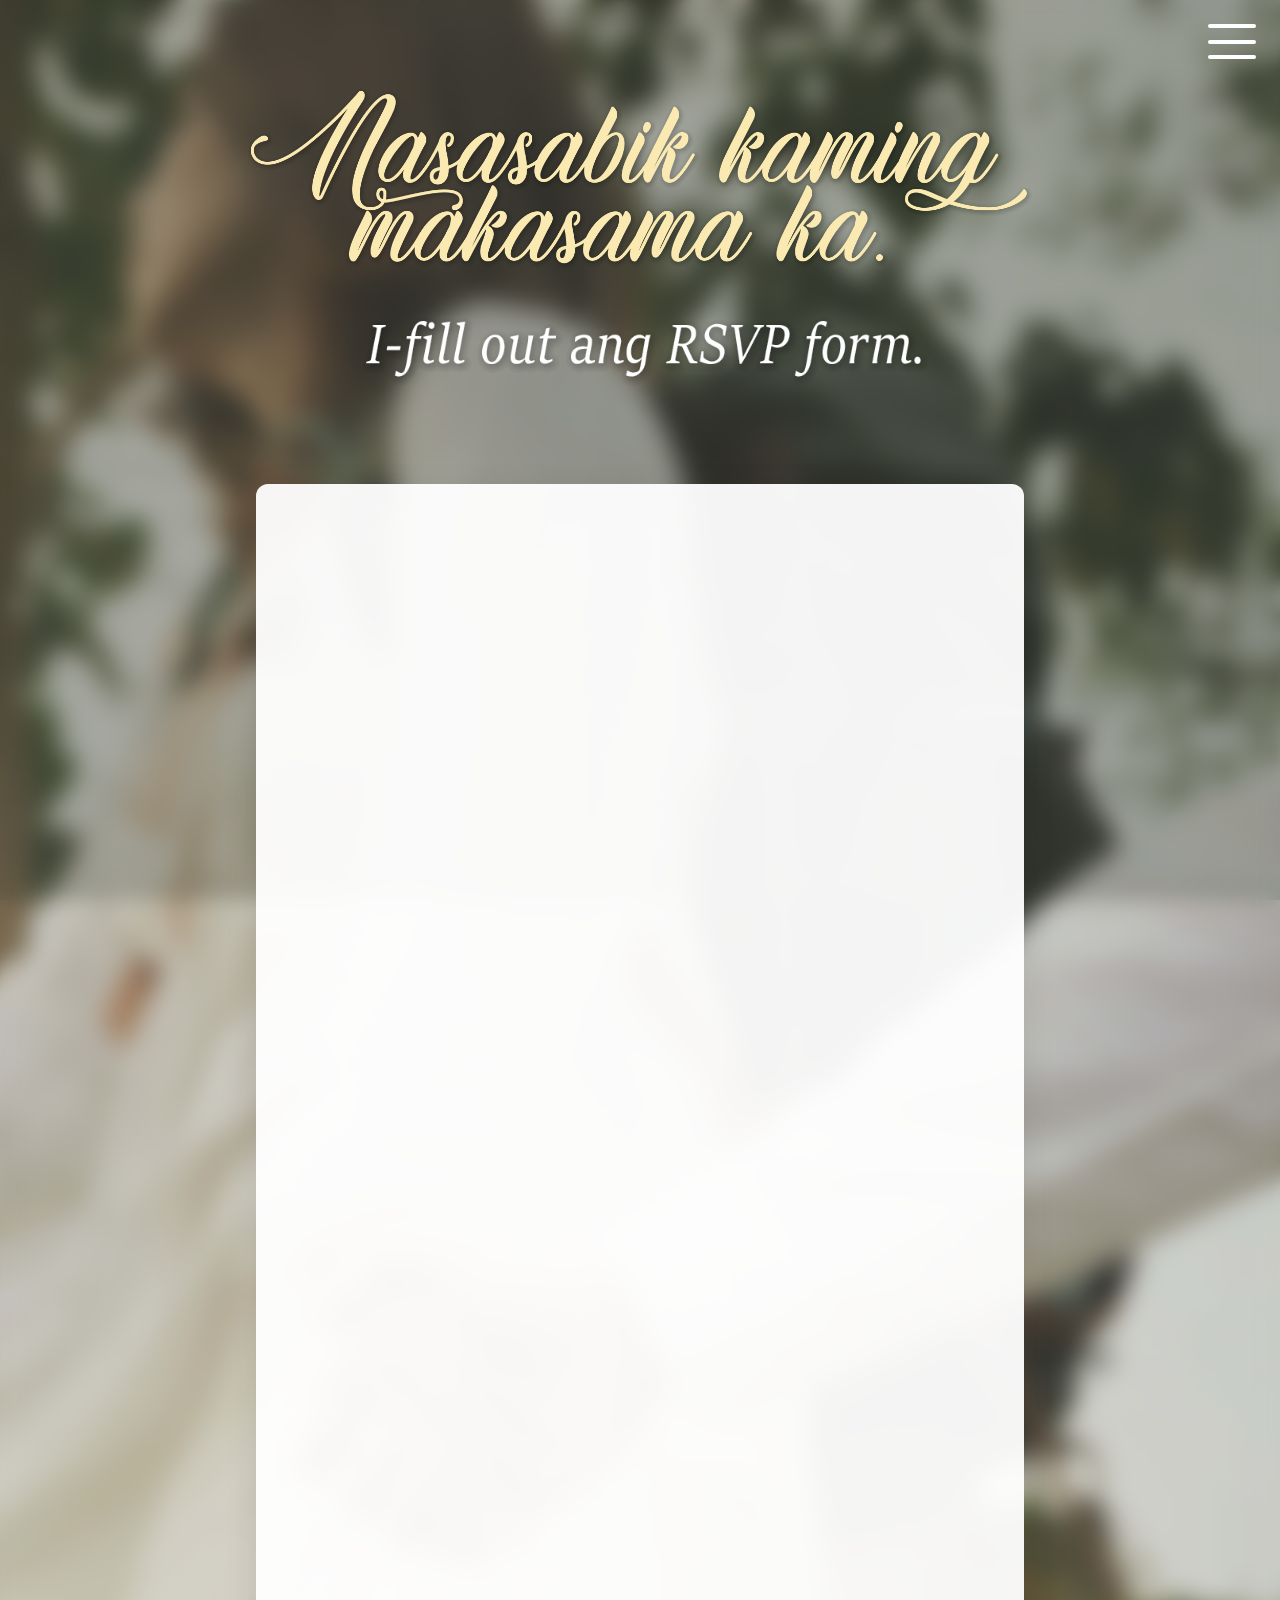
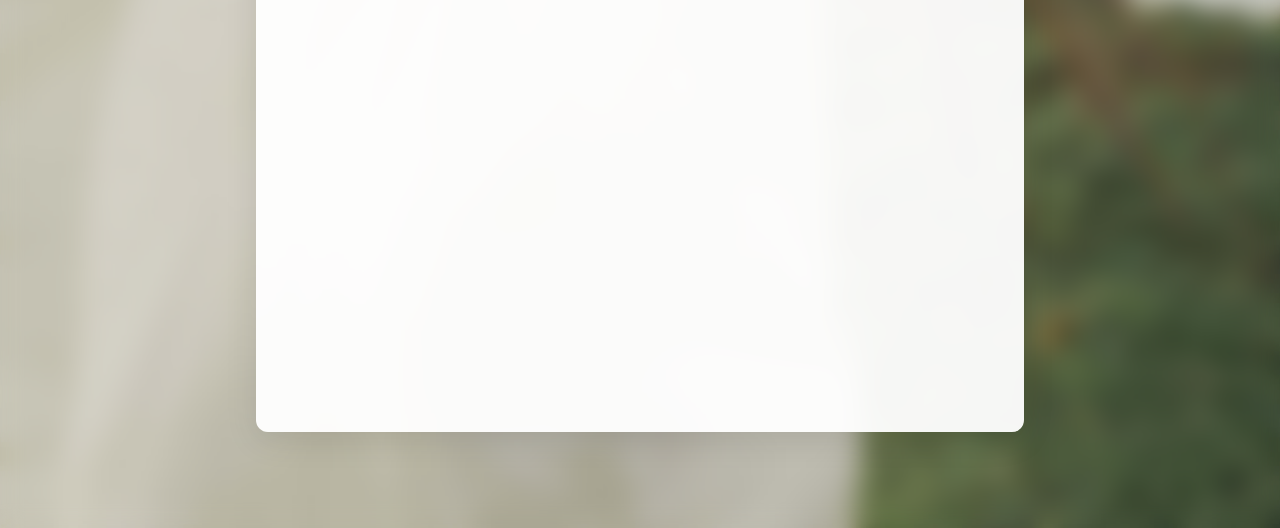
<file: rsvp.html>
<!DOCTYPE html>
<html lang="fil">
<head>
    <meta charset="UTF-8">
    <meta name="description" content="RSVP - Tupe at Eula Wedding RSVP Form">
    <meta name="keywords" content="RSVP, Wedding, Tupe, Eula, Kasama">
    <meta name="author" content="Tupe at Eula">
    <meta name="viewport" content="width=device-width, initial-scale=1.0">
    <title>RSVP - Tupe at Eula Wedding</title>
    <link rel="apple-touch-icon" sizes="180x180" href="/apple-touch-icon.png">
    <link rel="icon" type="image/png" sizes="32x32" href="/favicon-32x32.png">
    <link rel="icon" type="image/png" sizes="16x16" href="/favicon-16x16.png">
    <link rel="manifest" href="/site.webmanifest">
    <link rel="stylesheet" href="assets/css/page-loader.css?ver=1.0">
    <link rel="stylesheet" href="assets/css/main.css?ver=2.8">
    <link rel="stylesheet" href="assets/css/navbar.css?ver=1.3">
    <link rel="stylesheet" href="assets/css/rsvp.css?ver=1.1">
</head>
<body class="rsvp-page" style="background-image: url('assets/images/rsvp/RSVP BACKGROUND.jpg');">
    <div class="container">
        <!-- Header Section -->
        <div class="rsvp-header">
            <img src="assets/images/rsvp/RSVP Headline.png" alt="Nasasabik kaming makasama ka" class="rsvp-headline">
            <img src="assets/images/rsvp/RSVP Subtext.png" alt="I-fill out ang RSVP form" class="rsvp-subtext">
        </div>

        <!-- RSVP Form Section -->
        <div class="rsvp-form-container section-page">
            <div class="rsvp-form-wrapper">
                <!-- Google Form Embed -->
                <iframe src="https://docs.google.com/forms/d/e/1FAIpQLSfKZS6ND8RbZmQsW63LkruJ8v9lX2p1_ncUSKsuByep-9zvLQ/viewform?embedded=true" 
                        frameborder="0" 
                        marginheight="0" 
                        marginwidth="0"
                        title="RSVP Form">
                    Loading…
                </iframe>
            </div>
        </div>
    </div>

    <script src="assets/js/page-loader.js"></script>
    <script src="assets/js/navbar.js"></script>
    <script>
        // Parallax scrolling effect based on container height with throttling
        let ticking = false;
        function updateParallax() {
            const container = document.querySelector('.container');
            const containerHeight = container.offsetHeight;
            const scrollPosition = window.pageYOffset;
            
            const parallaxOffset = (scrollPosition * 0.2) % (containerHeight * 1.5);
            
            document.body.style.backgroundPosition = `center ${-parallaxOffset}px`;
            ticking = false;
        }
        
        window.addEventListener('scroll', () => {
            if (!ticking) {
                window.requestAnimationFrame(updateParallax);
                ticking = true;
            }
        }, { passive: true });
        
        updateParallax();
    </script>
</body>
</html>
</file>
<file: assets/css/page-loader.css>
/* ========================================
   PAGE LOADER PLUGIN STYLES
   ======================================== */

.page-loader {
    position: fixed;
    top: 0;
    left: 0;
    width: 100%;
    height: 100%;
    background: linear-gradient(135deg, rgba(20, 15, 30, 0.95), rgba(40, 25, 50, 0.95));
    display: flex;
    align-items: center;
    justify-content: center;
    z-index: 9999;
    opacity: 1;
    transition: opacity 0.5s ease-out;
}

.page-loader.fade-out {
    opacity: 0;
    pointer-events: none;
}

.loader-container {
    text-align: center;
}

/* Spinner Animation */
.loader-spinner {
    position: relative;
    width: 80px;
    height: 80px;
    margin: 0 auto 30px;
}

.spinner-ring {
    position: absolute;
    width: 100%;
    height: 100%;
    border: 3px solid transparent;
    border-top-color: #e8d4b8;
    border-right-color: #f5e6d3;
    border-radius: 50%;
    animation: spin 1.2s linear infinite;
}

.spinner-ring:nth-child(2) {
    border-top-color: #fbf3d2;
    border-right-color: #e8d4b8;
    width: 85%;
    height: 85%;
    top: 50%;
    left: 50%;
    transform: translate(-50%, -50%);
    animation: spin 1.5s linear infinite reverse;
}

.spinner-ring:nth-child(3) {
    border-top-color: #f5e6d3;
    width: 70%;
    height: 70%;
    top: 50%;
    left: 50%;
    transform: translate(-50%, -50%);
    animation: spin 1.8s linear infinite;
}

@keyframes spin {
    0% {
        transform: rotate(0deg);
    }
    100% {
        transform: rotate(360deg);
    }
}

@keyframes spin {
    0% {
        transform: translate(-50%, -50%) rotate(0deg);
    }
    100% {
        transform: translate(-50%, -50%) rotate(360deg);
    }
}

/* Loader Text */
.loader-text {
    font-family: 'Qwerty Ability - Personal Use', Georgia, serif;
    font-size: 1.5rem;
    color: #fbf3d2;
    margin-bottom: 25px;
    font-style: italic;
    animation: pulse-text 1.5s ease-in-out infinite;
}

@keyframes pulse-text {
    0%, 100% {
        opacity: 0.7;
    }
    50% {
        opacity: 1;
    }
}

/* Progress Bar */
.progress-bar {
    width: 150px;
    height: 3px;
    background: rgba(232, 212, 184, 0.2);
    border-radius: 10px;
    margin: 0 auto;
    overflow: hidden;
}

.progress-fill {
    height: 100%;
    background: linear-gradient(90deg, #e8d4b8, #fbf3d2, #f5e6d3);
    width: 0%;
    border-radius: 10px;
    box-shadow: 0 0 10px rgba(251, 243, 210, 0.5);
    transition: width 0.3s ease;
}

/* Responsive Design */
@media (max-width: 480px) {
    .loader-spinner {
        width: 60px;
        height: 60px;
        margin: 0 auto 20px;
    }

    .loader-text {
        font-size: 1.2rem;
        margin-bottom: 15px;
    }

    .progress-bar {
        width: 120px;
    }
}
</file>
<file: assets/css/main.css>
/* ========================================
   FONT FACE DECLARATIONS
   ======================================== */
@font-face {
    font-family: 'Qwerty Ability - Personal Use';
    src: url('../fonts/QwertyAbility-PersonalUse.woff2') format('woff2'),
        url('../fonts/QwertyAbility-PersonalUse.woff') format('woff');
    font-weight: normal;
    font-style: normal;
    font-display: swap;
}
@font-face {
    font-family: 'Sitka Small 815';
    src: url('../fonts/sitka-small-815.woff2') format('woff2'),
        url('../fonts/sitka-small-815.woff') format('woff');
    font-weight: normal;
    font-style: normal;
    font-display: swap;
}

/* ========================================
   GLOBAL STYLES
   ======================================== */
* {
    margin: 0;
    padding: 0;
    box-sizing: border-box;
}

html {
    scroll-snap-type: y mandatory;
    scroll-behavior: smooth;
}

body {
    font-family: "Sitka Text", 'Sitka Small 815', Sitka, Georgia, serif;
    background-image: url('../images/MAIN-PAGE-BACKFROUND.jpg');
    background-attachment: scroll;
    background-position: center top;
    background-size: cover;
    color: #faeab1;
    line-height: 1.8;
    overflow-x: hidden;
    background-color: #444638;
    background-size: 120%;
}

body::before {
    content: '';
    position: fixed;
    top: 0;
    left: 0;
    width: 100%;
    height: 100%;
    background-color: rgba(68, 70, 56, 0.3);
    pointer-events: none;
    z-index: -1;
    transition: background-color 0.8s ease;
}

.container {
    width: 90%;
    margin: 0 auto;
    padding: 0 5%;
    min-height: 100vh;
    max-width: 2400px;
    padding-bottom: 3rem;
    backdrop-filter: blur(10px);
    box-sizing: content-box;
}

/* ========================================
   HEADER SECTION
   ======================================== */
.header {
    width: 100%;
    height: 100vh;
    display: flex;
    align-items: center;
    justify-content: center;
    margin-bottom: 40px;
    padding: 0;
    scroll-snap-align: start;
    scroll-snap-stop: always;
}
img {
    max-width: 900px;
    width: 100%;
}
.header img {
    max-width: 90%;
    height: auto;
    object-fit: contain;
}
h2,h3{
    font-family: 'Qwerty Ability - Personal Use';
    font-weight: normal;
    font-style: normal;
    text-shadow: 2px 2px 4px rgba(0, 0, 0, 0.3);
}
h2{
    font-size: 5rem;
    color: #f9eab0;
    margin-bottom: 2rem;
}
h3{
    font-size: 4rem;
}
a {
    text-decoration: none;
    color: #fdf3d4;
    text-shadow: 1px 1px 2px rgba(0, 0, 0, 0.5);
}
p{
    line-height: 1.2;
    color: white;
    text-shadow: 1px 3px 6px rgba(0, 0, 0, 0.2);
}
p , a {
    font-family: "Sitka Text", 'Sitka Small 815', Sitka, Georgia, serif;
    font-weight: normal;
    font-style: italic;
    font-size: 1.5rem;
    margin-bottom: .8rem;
}
.section{
    text-align: center;
    margin: 3rem 8%;
    scroll-snap-align: start;
    scroll-snap-stop: always;
}

/* ========================================
   INVITATION SECTION
   ======================================== */
.invitation.section, .love-story.section, .dress-code.section {
    padding-top: 5rem;
}
.invitation-title {
    font-size: 1.8rem;
    /* font-style: italic; */
    /* color: #e8d4b8; */
    margin-bottom: 15px;
}

.invitation-date {
    font-size: 1.1rem;
    color: #f5e6d3;
    margin-bottom: 15px;
    line-height: 1.8;
}
.invitation-date p{
    color: white;
}

/* ========================================
   EVENT DETAILS SECTION
   ======================================== */
.events {
    display: grid;
    grid-template-columns: 1fr 1fr;
    gap: 20px;
    margin-bottom: 30px;
}

.event-box {
    padding: 20px;
    text-align: center;
}

.event-label {
    font-size: 1.3rem;
    font-style: italic;
    color: #e8d4b8;
    margin-bottom: 10px;
}

.event-details {
    font-size: 0.95rem;
    color: #f5e6d3;
    line-height: 1.6;
    min-height: 96px;
}

.event-time {
    font-weight: bold;
    color: #e8d4b8;
    margin-top: 10px;
}

/* ========================================
   LOVE STORY / TULA (POEM) SECTION
   ======================================== */

.tula {
    margin-bottom: 3rem;
}

.tula:last-child {
    margin-bottom: 0;
}
.love-story.section img, .color-palette-section img, .rsvp-section img {
    max-width: initial;
}

/* ========================================
   GALLERY LINK SECTION
   ======================================== */
.gallery-link-section {
    background: rgba(0, 0, 0, 0.3);
    padding: 25px 20px;
    border-radius: 10px;
    margin-bottom: 30px;
    border: 2px solid rgba(232, 212, 184, 0.2);
}

.gallery-link {
    font-size: 1.3rem;
    font-style: italic;
    color: #e8d4b8;
    margin-bottom: 15px;
    text-align: center;
}

.gallery-link a {
    color: #e8d4b8;
    text-decoration: none;
    transition: color 0.3s ease;
}

.gallery-link a:hover {
    color: #f5e6d3;
    text-decoration: underline;
}

/* ANIMATION 11: Line Animation for Links */
@keyframes lineSlideIn {
    0% {
        width: 0;
        left: 50%;
    }
    100% {
        width: 100%;
        left: 0;
    }
}

@keyframes lineGrowWidth {
    0% {
        transform: scaleX(0);
        transform-origin: center;
    }
    100% {
        transform: scaleX(1);
        transform-origin: center;
    }
}

/* ========================================
   PAGE LINK STYLES
   ======================================== */
.page-link a {
    color: #fbf3d2;
    cursor: pointer;
    font-size: 1.5rem;
    position: relative;
    display: inline-block;
    text-decoration: underline;
}
.rsvp-section .page-link a {
    color: #ffffff;
}

.page-link a:hover {
    color: #ffffff;
}

/* .page-link a:hover::after {
    animation: lineGrowWidth 0.3s ease-in-out forwards;
} */

/* ========================================
   DRESS CODE SECTION
   ======================================== */
.color-palette-section.section {
    display: grid;
    gap: 2em;
    justify-items: center;
}
.dress-title {
    font-size: 1.8rem;
    font-style: italic;
    color: #e8d4b8;
    margin-bottom: 20px;
}

.dress-description {
    font-size: 0.95rem;
    color: #f5e6d3;
    margin-bottom: 20px;
    line-height: 1.7;
}

.dress-note {
    font-size: 0.85rem;
    color: #d4c4b4;
    font-style: italic;
}

/* ========================================
   COLOR PALETTE SECTION
   ======================================== */
.color-palette {
    display: flex;
    justify-content: center;
    gap: 12px;
    margin: 20px 0;
    flex-wrap: wrap;
}

.color-box {
    width: 50px;
    height: 50px;
    box-shadow: 0 4px 8px rgba(0, 0, 0, 0.4);
}

/* ========================================
   OOTD (OUTFIT OF THE DAY) SECTION
   ======================================== */
.ootd-section {
    background: rgba(0, 0, 0, 0.3);
    padding: 20px;
    border-radius: 10px;
    text-align: center;
    margin-bottom: 30px;
    border: 2px solid rgba(232, 212, 184, 0.2);
}

/* ========================================
   RSVP SECTION
   ======================================== */

.rsvp-title {
    font-size: 1.8rem;
    font-style: italic;
    color: #e8d4b8;
    margin-bottom: 15px;
}

.rsvp-instructions {
    font-size: 0.95rem;
    color: #f5e6d3;
    line-height: 1.7;
}

/* ========================================
   FOOTER SECTION
   ======================================== */
.footer {
    text-align: center;
    padding: 30px 20px;
    border-top: 2px solid rgba(232, 212, 184, 0.3);
    margin-top: 40px;
}

.footer-question {
    font-size: 1.6rem;
    font-style: italic;
    color: #e8d4b8;
    margin-bottom: 15px;
}

.footer-answer {
    font-size: 1.2rem;
    font-style: italic;
    color: #e8d4b8;
}

/* ========================================
   DECORATIVE ELEMENTS
   ======================================== */
.divider {
    height: 2px;
    background: linear-gradient(90deg, transparent, rgba(232, 212, 184, 0.5), transparent);
    margin: 20px 0;
}

/* ========================================
   KEYFRAME ANIMATIONS (Inspired by jasonatnina.com)
   ======================================== */

/* ANIMATION 1: Gentle Fade-In (Original) */
@keyframes gentleFadeIn {
    0% {
        opacity: 0;
        transform: translateY(20px);
    }
    50% {
        opacity: 0.5;
        transform: translateY(10px);
    }
    100% {
        opacity: 1;
        transform: translateY(0);
    }
}

/* ANIMATION 2: Elegant Zoom In */
@keyframes elegantZoomIn {
    0% {
        opacity: 0;
        transform: scale(0.85);
    }
    50% {
        opacity: 0.7;
        transform: scale(0.95);
    }
    100% {
        opacity: 1;
        transform: scale(1);
    }
}

/* ANIMATION 3: Slide In From Left */
@keyframes slideInFromLeft {
    0% {
        opacity: 0;
        transform: translateX(-60px) rotateY(10deg);
    }
    50% {
        opacity: 0.6;
        transform: translateX(-30px) rotateY(5deg);
    }
    100% {
        opacity: 1;
        transform: translateX(0) rotateY(0deg);
    }
}

/* ANIMATION 4: Iris Reveal (Scale from center) */
@keyframes irisReveal {
    0% {
        opacity: 0;
        transform: scale(0.5) translateY(-30px);
        filter: blur(8px);
    }
    50% {
        opacity: 0.7;
        transform: scale(0.85) translateY(-15px);
        filter: blur(3px);
    }
    100% {
        opacity: 1;
        transform: scale(1) translateY(0);
        filter: blur(0px);
    }
}

/* ANIMATION 5: Bounce Up & Glow */
@keyframes bounceUpGlow {
    0% {
        opacity: 0;
        transform: translateY(40px) scale(0.9);
        filter: drop-shadow(0 0 0px rgba(232, 212, 184, 0));
    }
    50% {
        opacity: 0.8;
        transform: translateY(-10px) scale(1.02);
        filter: drop-shadow(0 0 8px rgba(232, 212, 184, 0.4));
    }
    100% {
        opacity: 1;
        transform: translateY(0) scale(1);
        filter: drop-shadow(0 0 12px rgba(232, 212, 184, 0.2));
    }
}

/* ANIMATION 6: Rotate & Fade In (3D effect) */
@keyframes rotateAndFadeIn {
    0% {
        opacity: 0;
        transform: rotateX(20deg) rotateY(-10deg) scale(0.8);
    }
    50% {
        opacity: 0.6;
        transform: rotateX(10deg) rotateY(-5deg) scale(0.95);
    }
    100% {
        opacity: 1;
        transform: rotateX(0deg) rotateY(0deg) scale(1);
    }
}

/* ANIMATION 7: Shimmer Reveal */
@keyframes shimmerReveal {
    0% {
        opacity: 0;
        background: linear-gradient(90deg, transparent, rgba(232, 212, 184, 0.2), transparent);
        background-position: -1000px 0;
    }
    50% {
        opacity: 0.8;
        background-position: 0 0;
    }
    100% {
        opacity: 1;
        background-position: 1000px 0;
    }
}

/* ANIMATION 8: Vertical Curtain Reveal - starts completely hidden, slowly reveals, then fast */
@keyframes verticalCurtainReveal {
    0% {
        clip-path: inset(50% 0 50% 0);
    }
    /* 50% {
        clip-path: inset(25% 0 25% 0);
    } */
    100% {
        clip-path: inset(0% 0 0% 0);
    }
}

/* Floating Wave Animation - for continuous elegant motion */
@keyframes floatingWave {
    0% {
        transform: translateY(0px) rotate(0deg);
        opacity: 0.8;
    }
    25% {
        transform: translateY(-8px) rotate(1deg);
        opacity: 0.9;
    }
    50% {
        transform: translateY(0px) rotate(0deg);
        opacity: 1;
    }
    75% {
        transform: translateY(-6px) rotate(-1deg);
        opacity: 0.9;
    }
    100% {
        transform: translateY(0px) rotate(0deg);
        opacity: 0.8;
    }
}

/* Subtle Glow Pulse Animation - for emphasis */
@keyframes glowPulse {
    0%, 100% {
        filter: drop-shadow(0 0 4px rgba(232, 212, 184, 0.3));
    }
    50% {
        filter: drop-shadow(0 0 12px rgba(232, 212, 184, 0.6));
    }
}

/* ANIMATION 9: Slide Up Entrance */
@keyframes slideUpEntrance {
    0% {
        opacity: 0;
        transform: translateY(40px);
    }
    100% {
        opacity: 1;
        transform: translateY(0);
    }
}

/* ANIMATION 10: Circle Reveal Entrance */
@keyframes circleReveal {
    0% {
        opacity: 0;
        clip-path: circle(0% at 50% 50%);
    }
    100% {
        opacity: 1;
        clip-path: circle(100% at 50% 50%);
    }
}

/* Slide up container styling */
.tula p {
    overflow: visible;
    white-space: normal;
    display: block;
    text-align: center;
    opacity: 0;
}

.tula p.slide-up-animate {
    animation: slideUpEntrance 0.8s ease-out forwards;
}

/* ========================================
   APPLY ANIMATIONS TO ELEMENTS
   ======================================== */

/* CHANGE THE ANIMATION HERE - Choose one of the 8 animations above */
.header img {
    animation: verticalCurtainReveal 1.2s ease-in-out forwards;
}

.color-image {
    opacity: 0;
    text-align: center;
}

.color-image.circle-reveal-animate {
    animation: circleReveal 1.2s ease-out forwards;
}

/* ========================================
   RESPONSIVE DESIGN (Desktop-First Approach)
   ======================================== */

/* 1. Base / 4K / Ultra-wide (min-width: 1441px) */
@media (min-width: 1025px) {
    .events {
        grid-template-columns: 1fr 1fr;
        gap: 40px;
    }
    .events .page-link{
        
grid-column: span 2 / span 2;
        
grid-row-start: 2;
    }
}

/* 2. Laptop L (max-width: 1440px) */
@media (max-width: 1440px) {
    h2 {font-size: 6rem;margin-bottom: 2.5rem;line-height: 6rem;}
    h3 { font-size: 3.5rem; }
    p, a { font-size: 2rem; }
    .invitation-date p { font-size: 2.5em; }
    .section { margin: 3rem 6%; }
}

/* 3. Laptop (max-width: 1024px) */
@media (max-width: 1024px) {
    h2 {font-size: 5rem;line-height: initial;}
    h3 { font-size: 3rem; }
    p, a { font-size: 1.6rem; }
    .page-link a { font-size: 2.2rem; }
    .invitation-date p { font-size: 2em; }
    .section { margin: 3rem 5%; }
    
    .events {
        grid-template-columns: 1fr; 
        gap: 30px;
    }

    .event-details {
        min-height: inherit;
    }
}

/* 4. Tablet (max-width: 768px) */
@media (max-width: 768px) {
    h2 { font-size: 4rem; }
    h3 { font-size: 2.5rem; }
    p, a { font-size: 1.3rem; }
    .page-link a {font-size: 1.3rem;}
    .invitation-date p { font-size: 1.6em; }
    
    .section {margin: 2.5rem 5%;padding-top: 2rem;margin-bottom: 0;}
    
    .color-box {
        width: 45px;
        height: 45px;
    }
    .invitation-title {
        margin-bottom: 2rem;
    }
    .events.section {
        padding-top: 0;
    }
    .event-box {
        padding-top: 0;
    }
}

/* 5. Mobile (max-width: 480px) */
@media (max-width: 480px) {
    h2 {font-size: 3rem;margin-bottom: 3rem;line-height: 2.5rem;}
    h3 {font-size: 2.5rem;}
    p, a { font-size: 1.1rem; }
    .invitation-date p { font-size: 1.3em; }
    
    .section { margin: 2rem 5%; }
    
    .header { margin-bottom: 20px; }
    .header img { max-width: 95%; }
    
    .color-box {
        width: 35px;
        height: 35px;
    }
    
    .footer {
        padding: 20px 10px;
        margin-top: 20px;
    }
}

/* ========================================
   PARALLAX BACKGROUND COLOR SYSTEM
   ======================================== */
/* Section-specific background colors for parallax effect */
body.bg-header::before {
    background-color: rgba(68, 70, 56, 0.3);
}

body.bg-invitation::before {
    background-color: rgba(61, 63, 47, 0.35);
}

body.bg-events::before {
    background-color: rgba(74, 92, 74, 0.35);
}

body.bg-love-story::before {
    background-color: rgba(90, 74, 58, 0.35);
}

body.bg-dress-code::before {
    background-color: rgba(58, 74, 90, 0.35);
}

body.bg-color-palette::before {
    background-color: rgba(74, 58, 90, 0.35);
}

body.bg-rsvp::before {
    background-color: rgba(90, 74, 74, 0.35);
}

body.bg-faq::before {
    background-color: rgba(58, 90, 74, 0.35);
}
</file>
<file: assets/css/navbar.css>
/* ========================================
   NAVIGATION - BURGER MENU
   ======================================== */
.navbar {
    position: fixed;
    top: 0;
    right: 0;
    z-index: 1000;
    padding: 1.5rem;
}

.burger-menu-container {
    position: relative;
}

.burger-menu {
    display: flex;
    flex-direction: column;
    justify-content: space-between;
    width: 48px;
    height: 35px;
    background: transparent;
    border: none;
    cursor: pointer;
    padding: 0;
}

.burger-line {
    width: 100%;
    height: 4px;
    background-color: #ffffff;
    border-radius: 2px;
    transition: all 0.3s ease;
    transform-origin: center;
}

.burger-menu.active .burger-line-1 {
    transform: rotate(45deg) translateY(13px);
    margin-top: 12px;
}

.burger-menu.active .burger-line-2 {
    opacity: 0;
}

.burger-menu.active .burger-line-3 {
    transform: rotate(-45deg) translateY(-13px);
}

/* Navigation Menu */
.nav-menu {
    position: absolute;
    top: 70px;
    right: 0;
    background: #00000082;
    backdrop-filter: blur(10px);
    border-radius: 10px;
    padding: 1.5rem 1.5rem;
    min-width: 280px;
    box-shadow: none;
    max-height: 0;
    overflow-y: hidden;
    opacity: 0;
    visibility: hidden;
    transition: max-height 0.3s ease, opacity 0.3s ease, visibility 0.3s ease;
    border: 2px solid;
}

.nav-menu.active {
    max-height: 630px;
    opacity: 1;
    visibility: visible;
    overflow-y: auto;
}

.nav-list {
    list-style: none;
    display: flex;
    flex-direction: column;
    gap: 1rem;
}

.nav-list a {
    color: #faeab1;
    text-decoration: none;
    font-family: 'Sitka Small 599', serif;
    font-size: 1.1rem;
    display: block;
    padding: 0.75rem 1rem;
    border-radius: 6px;
    transition: all 0.3s ease;
    position: relative;
}

.nav-list a:hover {
    background: rgba(250, 234, 177, 0.1);
    padding-left: 1.5rem;
    color: #ffffff;
}

.nav-list a.active {
    color: #ffd700;
    font-weight: bold;
    background: rgba(250, 234, 177, 0.15);
}
</file>
<file: assets/css/faq.css>
/* ========================================
   FAQ PAGE STYLES
   ======================================== */

.faq-page {
    font-family: "Sitka Text", 'Sitka Small 815', Sitka, Georgia, serif;
    background-attachment: scroll;
    background-position: center top;
    background-size: cover;
    color: #faeab1;
    line-height: 1.8;
    overflow-x: hidden;
    will-change: background-position;
}

/* ========================================
   FAQ HEADER SECTION
   ======================================== */
.faq-header {
    width: 100%;
    display: flex;
    flex-direction: column;
    align-items: center;
    justify-content: center;
    margin-bottom: 3rem;
    padding: 5rem 1rem 2rem 1rem;
    text-align: center;
    box-sizing: border-box;
    gap: 1.5rem;
}

.faq-headline {
    object-fit: contain;
    width: 100%;
    height: auto;
    max-width: 600px;
}

/* ========================================
   FAQ CONTENT SECTION
   ======================================== */
.faq-content-container {
    display: flex;
    flex-direction: column;
    align-items: center;
    justify-content: center;
    margin-bottom: 3rem;
    width: 100%;
    /* box-sizing: border-box; */
}

.faq-content-wrapper {
    width: 100%;
    max-width: 1200px;
    display: grid;
    grid-template-columns: repeat(2, 1fr);
    gap: 3rem;
    justify-items: center;
    align-items: center;
    justify-content: center;
}

/* ========================================
   FAQ ITEMS
   ======================================== */
.faq-item {
    width: 100%;
    max-width: 700px;
    text-align: center;
}
.faq-item h3{
    
line-height: 3.5rem;
    
margin-bottom: 2rem;
    
color: #f5f2d1;
}

.faq-image {
    width: 100%;
    height: auto;
    object-fit: contain;
    display: block;
}

/* ========================================
   FAQ BOTTOM SECTION
   ======================================== */
.faq-bottom-section {
    display: flex;
    align-items: center;
    justify-content: center;
    margin-bottom: 3rem;
    margin-top: 2rem;
    padding: 0 1rem;
    width: 100%;
    box-sizing: border-box;
}
.faq-bottom-section h3{
    max-width: 800px;
    line-height: 3.5rem;
    text-align: center;
}

.faq-bottom-copy {
    object-fit: contain;
    max-width: 800px;
    width: 100%;
    height: auto;
}

/* ========================================
   MEDIA QUERIES
   ======================================== */

@media (max-width: 768px) {
    .faq-header {
        margin-bottom: 2rem;
        padding-top: 4rem;
        padding-bottom: 1rem;
        padding-left: 0.5rem;
        padding-right: 0.5rem;
        gap: 1rem;
    }
    
    .faq-headline {
        max-width: 90%;
    }
    
    .faq-content-container {
        padding: 0 0.5rem;
    }

    .faq-content-wrapper {
        display: flex;
        flex-direction: column;
        gap: 2rem;
        width: 100%;
    }

    .faq-item {
        max-width: 100%;
    }
    .faq-item h3, .faq-bottom-section h3 {
        font-size: 2.5rem;
        line-height: 2.5rem;
    }

    .faq-item:nth-child(1) { order: 1; } /* Q1 */
    .faq-item:nth-child(2) { order: 2; } /* Image after Q1 */
    .faq-item:nth-child(3) { order: 4; } /* Image before Q2 -> after Q2 */
    .faq-item:nth-child(4) { order: 3; } /* Q2 */
    .faq-item:nth-child(5) { order: 5; } /* Q3 */
    .faq-item:nth-child(6) { order: 6; } /* Image after Q3 */
    .faq-item:nth-child(7) { order: 8; } /* Image before Q4 -> after Q4 */
    .faq-item:nth-child(8) { order: 7; } /* Q4 */
    .faq-item:nth-child(9) { order: 9; } /* Q5 */
    .faq-item:nth-child(10) { order: 10; } /* Image after Q5 */
    .faq-item:nth-child(11) { order: 11; } /* Q6 */

    .faq-image {
        max-width: 100%;
    }

    .faq-bottom-section {
        padding: 0 0.5rem;
        margin-top: 1.5rem;
    }

    .faq-bottom-copy {
        max-width: 90%;
    }
}

@media (max-width: 480px) {
    .faq-header {
        padding-top: 3rem;
        padding-bottom: 1rem;
        gap: 0.8rem;
    }

    .faq-headline {
        max-width: 95%;
    }
    
    .faq-content-container {
        padding: 0 0.25rem;
    }

    .faq-content-wrapper {
        display: flex;
        flex-direction: column;
        gap: 2rem;
        width: 100%;
    }

    .faq-item:nth-child(1) { order: 1; } /* Q1 */
    .faq-item:nth-child(2) { order: 2; } /* Image after Q1 */
    .faq-item:nth-child(3) { order: 4; } /* Image before Q2 -> after Q2 */
    .faq-item:nth-child(4) { order: 3; } /* Q2 */
    .faq-item:nth-child(5) { order: 5; } /* Q3 */
    .faq-item:nth-child(6) { order: 6; } /* Image after Q3 */
    .faq-item:nth-child(7) { order: 8; } /* Image before Q4 -> after Q4 */
    .faq-item:nth-child(8) { order: 7; } /* Q4 */
    .faq-item:nth-child(9) { order: 9; } /* Q5 */
    .faq-item:nth-child(10) { order: 10; } /* Image after Q5 */
    .faq-item:nth-child(11) { order: 11; } /* Q6 */

    .faq-image {
        max-width: 100%;
    }

    .faq-bottom-section {
        padding: 0 0.25rem;
        margin-top: 1rem;
    }

    .faq-bottom-copy {
        max-width: 100%;
    }
}
</file>
<file: assets/css/gift.css>
/* ========================================
   GIFT PAGE STYLES
   ======================================== */

.gift-page {
    font-family: "Sitka Text", 'Sitka Small 815', Sitka, Georgia, serif;
    background-attachment: scroll;
    background-position: center top;
    background-size: cover;
    color: #faeab1;
    line-height: 1.8;
    overflow-x: hidden;
    will-change: background-position;
}

/* ========================================
   GIFT HEADER SECTION
   ======================================== */
.gift-header {
    width: 100%;
    display: flex;
    flex-direction: column;
    align-items: center;
    justify-content: center;
    margin-bottom: 3rem;
    padding: 5rem 1rem 2rem 1rem;
    text-align: center;
    box-sizing: border-box;
    gap: 1.5rem;
}

.gift-headline {
    object-fit: contain;
    max-width: 800px;
    width: 100%;
}

/* ========================================
   GIFT CONTENT SECTION
   ======================================== */
.gift-content-container {
    display: flex;
    flex-direction: column;
    align-items: center;
    justify-content: center;
    margin-bottom: 3rem;
    width: 100%;
    max-width: 800px;
    margin-left: auto;
    margin-right: auto;
    padding: 0 1rem;
    box-sizing: border-box;
}

.gift-content-wrapper {
    width: 100%;
    display: flex;
    flex-direction: column;
    justify-content: center;
    align-items: center;
    gap: 2rem;
}

.gift-description {
    text-align: center;
    font-size: 1.5rem;
    font-style: italic;
    color: #ffffff;
    max-width: 600px;
    margin-bottom: 2rem;
}

/* ========================================
   GIFT QR BOX
   ======================================== */
.gift-qr-box {
    width: 300px;
    height: 300px;
    border-radius: 12px;
    display: flex;
    align-items: center;
    justify-content: center;
}

.gift-qr-text {
    font-size: 4rem;
    font-weight: 300;
    color: #ffffff;
    margin: 0;
    font-family: Georgia, serif;
}

.gift-qr-code {
    width: 100%;
    height: 100%;
    object-fit: contain;
}

/* ========================================
   MEDIA QUERIES
   ======================================== */

@media (max-width: 768px) {
    .gift-header {
        margin-bottom: 2rem;
        padding-top: 5rem;
        padding-bottom: 1rem;
        padding-left: 0;
        padding-right: 0;
        gap: 1rem;
    }
    
    .gift-headline {
        max-width: 85%;
    }
    
    .gift-content-container {
        padding: 0 0.5rem;
    }

    .gift-description {
        font-size: 1rem;
        margin-bottom: 1.5rem;
    }

    .gift-qr-box {
        width: 240px;
        height: 240px;
    }

    .gift-qr-text {
        font-size: 3.5rem;
    }
}

@media (max-width: 480px) {
    .gift-header {
        padding-top: 4rem;
        gap: 0.8rem;
    }

    .gift-headline {
        max-width: 95%;
    }
    
    .gift-content-container {
        padding: 0;
    }

    .gift-description {
        font-size: 0.95rem;
        padding: 0 1rem;
        margin-bottom: 1.5rem;
    }

    .gift-qr-box {
        width: 200px;
        height: 200px;
    }

    .gift-qr-text {
        font-size: 2.5rem;
    }
}
</file>
<file: assets/css/kasuotan.css>
/* ========================================
   KASUOTAN PAGE STYLES
   ======================================== */

.kasuotan-page {
    font-family: "Sitka Text", 'Sitka Small 815', Sitka, Georgia, serif;
    background-attachment: scroll;
    background-position: center top;
    background-size: cover;
    color: #faeab1;
    line-height: 1.8;
    overflow-x: hidden;
    will-change: background-position;
}

/* ========================================
   OUTFIT HEADER SECTION
   ======================================== */
.outfit-header {
    width: 100%;
    display: flex;
    flex-direction: column;
    align-items: center;
    justify-content: center;
    margin-bottom: 3rem;
    padding: 5rem 1rem 2rem 1rem;
    text-align: center;
    box-sizing: border-box;
}

.outfit-headline {
    object-fit: contain;
    margin-bottom: 1.5rem;
    max-width: 800px;
}

/* ========================================
   OUTFIT CATEGORIES SECTION
   ======================================== */
.outfit-categories {
    display: flex;
    flex-direction: column;
    gap: 4rem;
    margin-bottom: 3rem;
    width: 100%;
    max-width: 1200px;
    margin-left: auto;
    margin-right: auto;
    padding: 0 1rem;
    box-sizing: border-box;
}

.outfit-category-section {
    display: flex;
    flex-direction: column;
    align-items: center;
    justify-content: center;
}

.outfit-illustration-container {
    display: flex;
    justify-content: center;
    align-items: center;
    max-width: 1400px;
}

.outfit-illustration {
    object-fit: contain;
    display: block;
    transition: transform 0.3s ease;
}

.outfit-category-section:hover .outfit-illustration {
    transform: scale(1.05);
}

/* ========================================
   MEDIA QUERIES
   ======================================== */

@media (max-width: 768px) {
    .outfit-header {
        margin-bottom: 2rem;
        padding-top: 5rem;
        padding-bottom: 1rem;
        padding-left: 0;
        padding-right: 0;
    }
    
    .outfit-headline {
        max-width: 85%;
    }
    
    .outfit-categories {
        gap: 3rem;
        padding: 0 0.5rem;
    }
    
    .outfit-category-section {
        /* padding: 1.5rem; */
        gap: 1.5rem;
    }
    
    .outfit-illustration-container {
        min-height: 200px;
        /* padding: 1.5rem; */
    }
}

@media (max-width: 480px) {
    .outfit-header {
        padding-top: 4rem;
    }

    .outfit-headline {
        max-width: 95%;
    }
    
    .outfit-categories {
        gap: 2rem;
        padding: 0;
    }
    
    .outfit-category-section {
        /* padding: 1.2rem; */
        gap: 1.2rem;
    }
    
    .outfit-illustration-container {
        min-height: 180px;
        /* padding: 1rem; */
    }
}
</file>
<file: assets/css/rsvp.css>
/* ========================================
   RSVP PAGE STYLES
   ======================================== */

.rsvp-page {
    font-family: "Sitka Text", 'Sitka Small 815', Sitka, Georgia, serif;
    background-attachment: scroll;
    background-position: center top;
    background-size: cover;
    color: #faeab1;
    line-height: 1.8;
    overflow-x: hidden;
    will-change: background-position;
}

/* ========================================
   RSVP HEADER SECTION
   ======================================== */
.rsvp-header {
    width: 100%;
    display: flex;
    flex-direction: column;
    align-items: center;
    justify-content: center;
    margin-bottom: 3rem;
    padding: 5rem 1rem 2rem 1rem;
    text-align: center;
    box-sizing: border-box;
    gap: 1.5rem;
}

.rsvp-headline {
    object-fit: contain;
    max-width: 800px;
    width: 100%;
}

.rsvp-subtext {
    object-fit: contain;
    max-width: 600px;
    width: 100%;
}

/* ========================================
   RSVP FORM SECTION
   ======================================== */
.rsvp-form-container {
    display: flex;
    flex-direction: column;
    align-items: center;
    justify-content: center;
    margin-bottom: 3rem;
    width: 100%;
    max-width: 800px;
    margin-left: auto;
    margin-right: auto;
    padding: 0 1rem;
    box-sizing: border-box;
}

.rsvp-form-wrapper {
    width: 100%;
    display: flex;
    justify-content: center;
    align-items: center;
    background: rgb(255 255 255 / 95%);
    border-radius: 12px;
    overflow: visible;
    box-shadow: 0 8px 32px rgba(0, 0, 0, 0.1);
    padding: 1.5rem;
}

.rsvp-form-wrapper iframe {
    width: 100%;
    height: 1500px;
    aspect-ratio: 640 / 1176;
    border: none;
    border-radius: 8px;
}

/* ========================================
   MEDIA QUERIES
   ======================================== */

@media (max-width: 768px) {
    .rsvp-header {
        margin-bottom: 2rem;
        padding-top: 5rem;
        padding-bottom: 1rem;
        padding-left: 0;
        padding-right: 0;
        gap: 1rem;
    }
    
    .rsvp-headline {
        max-width: 85%;
    }

    .rsvp-subtext {
        max-width: 80%;
    }
    
    .rsvp-form-container {
        padding: 0 0.5rem;
    }

    .rsvp-form-wrapper {
        padding: 1rem;
    }

    .rsvp-form-wrapper iframe {
        aspect-ratio: 640 / 1176;
        min-height: 600px;
    }
}

@media (max-width: 480px) {
    .rsvp-header {
        padding-top: 4rem;
        gap: 0.8rem;
    }

    .rsvp-headline {
        max-width: 95%;
    }

    .rsvp-subtext {
        max-width: 90%;
    }
    
    .rsvp-form-container {
        padding: 0;
    }

    .rsvp-form-wrapper {
        padding: 0;
        margin: 0;
    }

    .rsvp-form-wrapper iframe {
        min-height: 1700px;
    }
}
</file>
